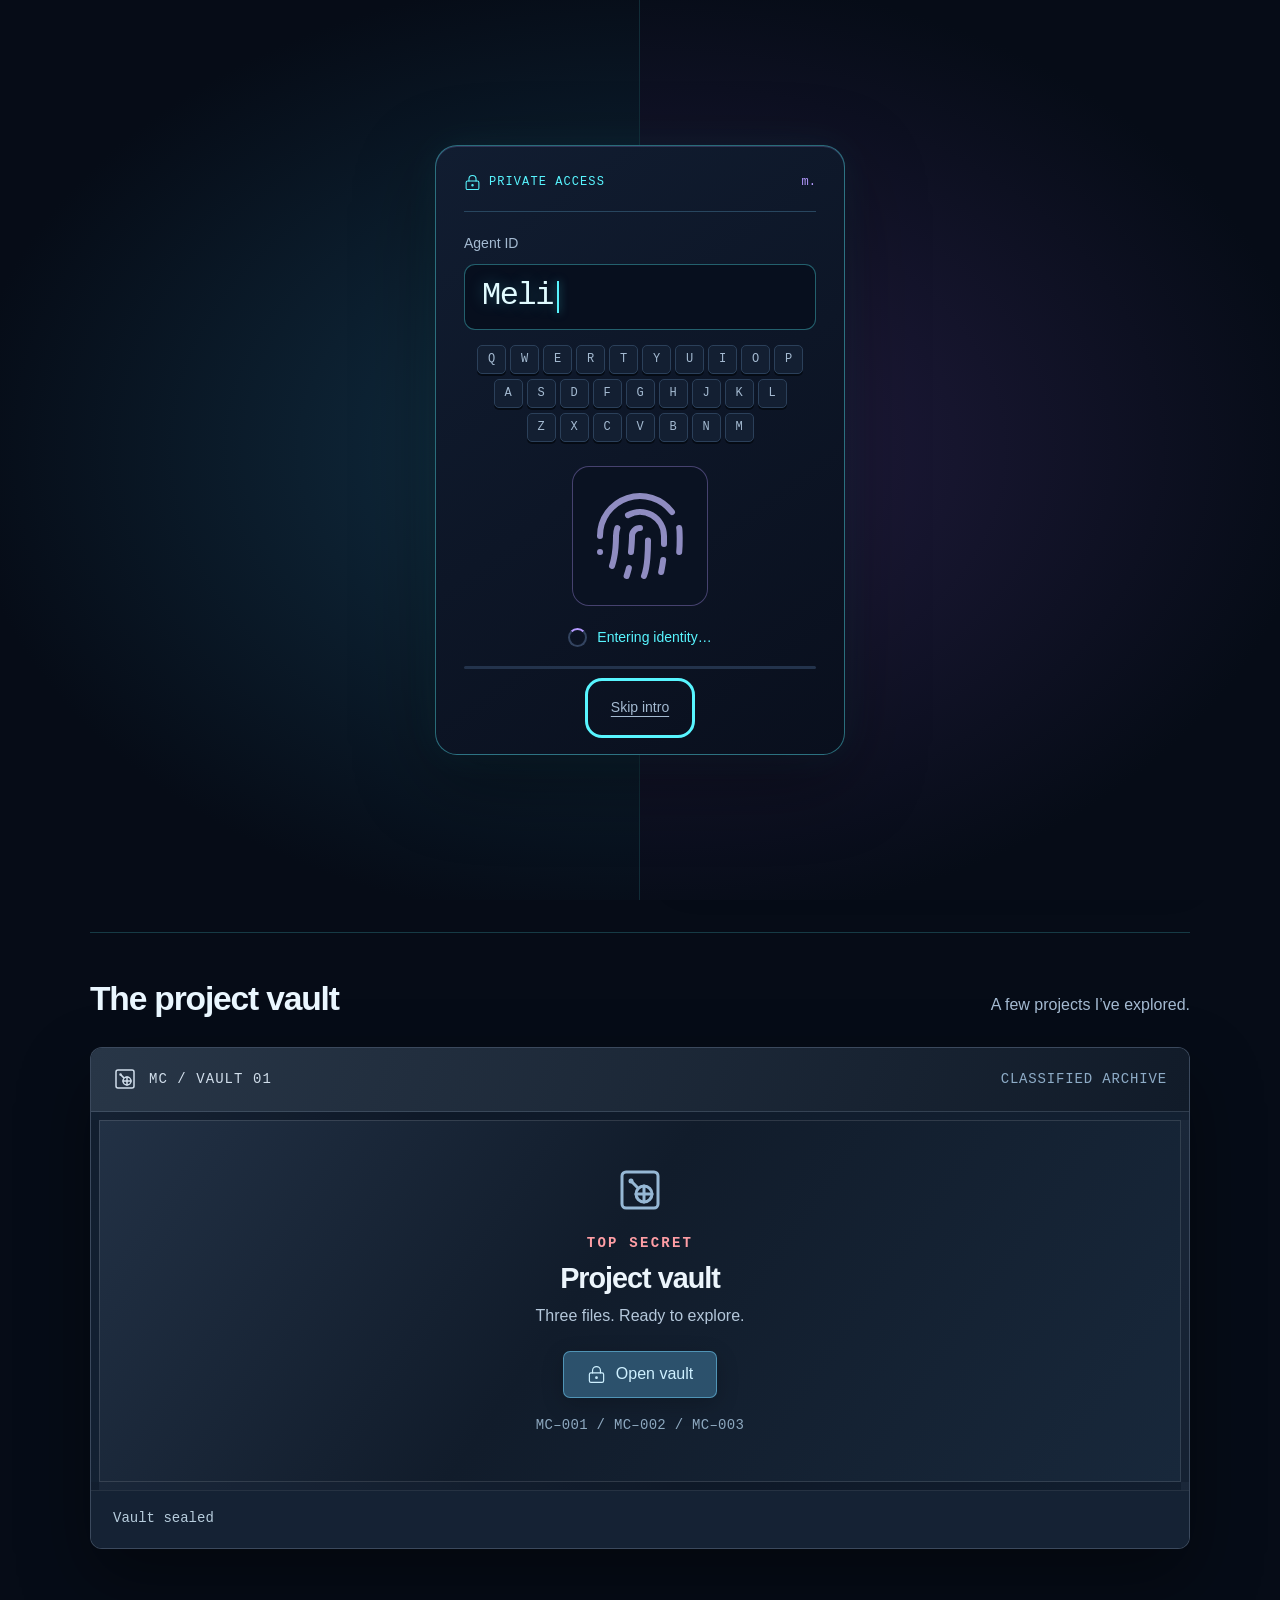
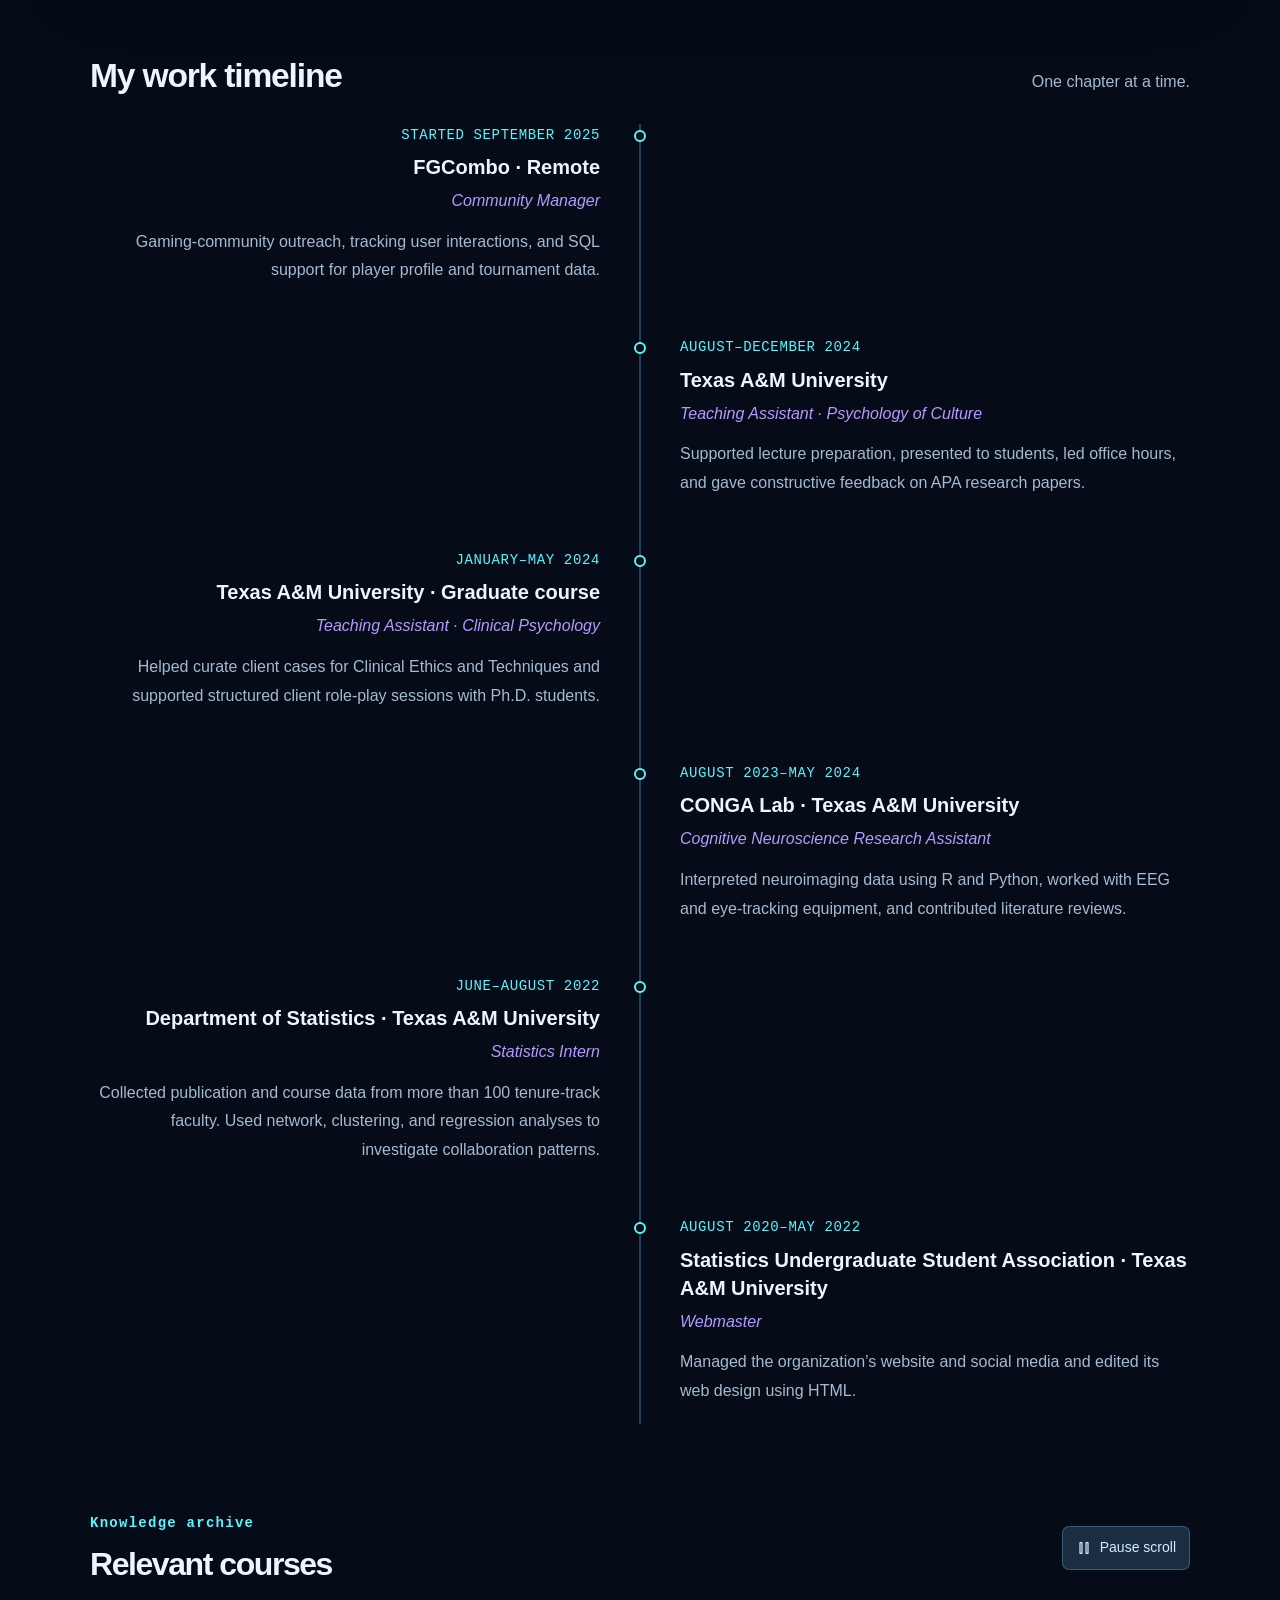
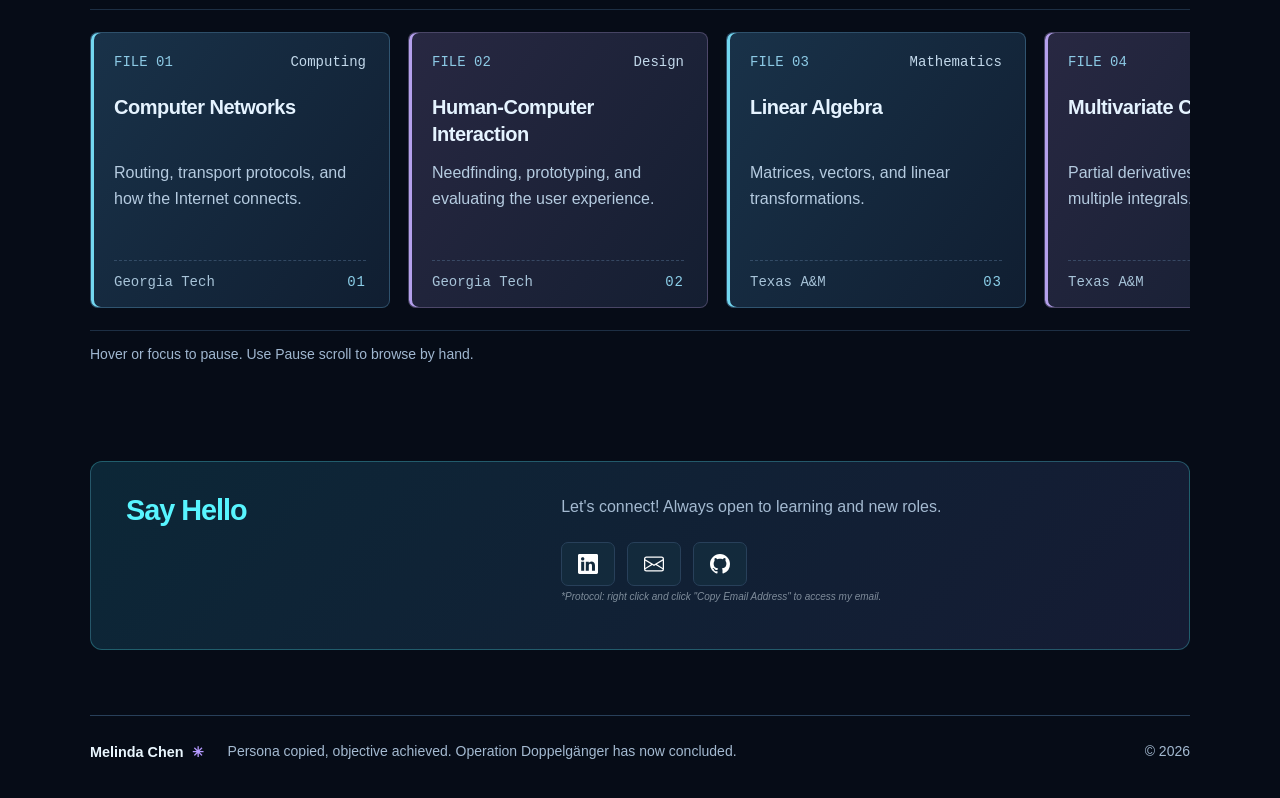
<file: index.html>
<!doctype html>
<html lang="en">
<head>
  <meta charset="utf-8">
  <meta name="viewport" content="width=device-width, initial-scale=1">
  <meta name="theme-color" content="#060c17">
  <title>Melinda Chen — CS + Psychology</title>
  <meta name="description" content="Melinda Chen’s personal portfolio: psychology, statistics, computer science, research, and creative curiosity.">
  <meta property="og:title" content="Melinda Chen">
  <meta property="og:description" content="Welcome! Explore my projects, experience, and creative interests.">
  <!-- <meta property="og:type" content="website"> -->
  <meta property="og:url" content="https://mec2401.github.io">
  <meta property="og:image"
        content="https://mec2401.github.io/assets/social preview.jpg">
  <meta property="og:image:alt"
        content="Preview of my portfolio when sending as text msg">
  <link rel="icon" type="image/svg+xml" href="data:image/svg+xml,%3Csvg xmlns='http://www.w3.org/2000/svg' viewBox='0 0 64 64'%3E%3Crect width='64' height='64' rx='32' fill='%23060c17'/%3E%3Cpath d='M15 44V20h5l12 17 12-17h5v24h-6V30L32 46 21 30v14z' fill='%2358f5ff'/%3E%3C/svg%3E">
  <link rel="stylesheet" href="styles.css">
</head>
<body>
  <dialog class="site-intro" id="site-intro" aria-labelledby="site-intro-label" hidden>
    <div class="intro-door intro-door-left" aria-hidden="true"></div>
    <div class="intro-door intro-door-right" aria-hidden="true"></div>
    <div class="intro-terminal">
      <h2 class="sr-only" id="site-intro-label">Entering Melinda’s website</h2>
      <div class="intro-terminal-heading" aria-hidden="true"><span><svg class="" xmlns="http://www.w3.org/2000/svg" viewBox="0 0 24 24" fill="none" stroke="currentColor" stroke-width="1.5" stroke-linecap="round" stroke-linejoin="round" aria-hidden="true"><circle cx="12" cy="16" r="1" /><rect x="3" y="10" width="18" height="12" rx="2" /><path d="M7 10V7a5 5 0 0 1 10 0v3" /></svg>PRIVATE ACCESS</span><small>m.</small></div>
      <div class="intro-identity" aria-hidden="true">
        <span class="intro-identity-label">Agent ID</span>
        <div class="intro-name-field"><span id="intro-typed-name"></span><span class="intro-caret"></span></div>
      </div>
      <div class="intro-keyboard" aria-hidden="true"><div class="intro-key-row"><kbd data-intro-key="Q">Q</kbd><kbd data-intro-key="W">W</kbd><kbd data-intro-key="E">E</kbd><kbd data-intro-key="R">R</kbd><kbd data-intro-key="T">T</kbd><kbd data-intro-key="Y">Y</kbd><kbd data-intro-key="U">U</kbd><kbd data-intro-key="I">I</kbd><kbd data-intro-key="O">O</kbd><kbd data-intro-key="P">P</kbd></div><div class="intro-key-row"><kbd data-intro-key="A">A</kbd><kbd data-intro-key="S">S</kbd><kbd data-intro-key="D">D</kbd><kbd data-intro-key="F">F</kbd><kbd data-intro-key="G">G</kbd><kbd data-intro-key="H">H</kbd><kbd data-intro-key="J">J</kbd><kbd data-intro-key="K">K</kbd><kbd data-intro-key="L">L</kbd></div><div class="intro-key-row"><kbd data-intro-key="Z">Z</kbd><kbd data-intro-key="X">X</kbd><kbd data-intro-key="C">C</kbd><kbd data-intro-key="V">V</kbd><kbd data-intro-key="B">B</kbd><kbd data-intro-key="N">N</kbd><kbd data-intro-key="M">M</kbd></div></div>
      <div class="intro-reader" aria-hidden="true"><svg class="intro-fingerprint" xmlns="http://www.w3.org/2000/svg" viewBox="0 0 24 24" fill="none" stroke="currentColor" stroke-width="1.5" stroke-linecap="round" stroke-linejoin="round" aria-hidden="true"><path d="M12 10a2 2 0 0 0-2 2c0 1.02-.1 2.51-.26 4" /><path d="M14 13.12c0 2.38 0 6.38-1 8.88" /><path d="M17.29 21.02c.12-.6.43-2.3.5-3.02" /><path d="M2 12a10 10 0 0 1 18-6" /><path d="M2 16h.01" /><path d="M21.8 16c.2-2 .131-5.354 0-6" /><path d="M5 19.5C5.5 18 6 15 6 12a6 6 0 0 1 .34-2" /><path d="M8.65 22c.21-.66.45-1.32.57-2" /><path d="M9 6.8a6 6 0 0 1 9 5.2v2" /></svg><span class="intro-scan-line"></span></div>
      <p class="intro-status"><span class="intro-loader" aria-hidden="true"></span><svg class="intro-check" xmlns="http://www.w3.org/2000/svg" viewBox="0 0 24 24" fill="none" stroke="currentColor" stroke-width="1.5" stroke-linecap="round" stroke-linejoin="round" aria-hidden="true"><path d="M20 6 9 17l-5-5" /></svg><span id="intro-status-text" role="status" aria-live="polite" aria-atomic="true">Entering identity…</span></p>
      <div class="intro-progress" aria-hidden="true"><span class="intro-progress-fill"></span></div>
      <button type="button" class="site-intro-skip" data-skip-intro autofocus>Skip intro</button>
    </div>
  </dialog>

  <a class="skip-link" href="#main">Skip to content</a>
  <header class="site-header wrap">
    <a class="wordmark" href="index.html" aria-label="Melinda Chen, home" aria-current="page"><span class="monogram" aria-hidden="true">m.</span><span>Melinda Chen</span></a><nav aria-label="Main navigation">
      <a href="index.html#off-the-clock">Off the clock</a>      
      <a href="index.html#work">Projects</a>
      <a href="index.html#timeline">Timeline</a>
      <a href="index.html#courses">Courses</a>
      <a href="index.html#contact">Contact</a>      
      <a href="resume.html" class="nav-resume">Résumé</a>
    </nav></header>
  <main id="main">
    <section class="hero wrap" id="home" aria-labelledby="hero-title">
      <div class="hero-copy">
        <p class="eyebrow intro-kicker">Operation Doppelgänger is now live.</p>
        <h1 id="hero-title">Howdy, I’m<br><em>Melinda.</em></h1>
        <p class="hero-intro">I’m a Georgia Tech computer science student with a background in psychology and statistics. I’m interested in people, data, and how things work.</p>
        <a class="button primary" href="#work">See my work</a><a class="button secondary" href="resume.html">My résumé</a>
        <p class="hero-meta">CS @ GaTech <span aria-hidden="true">/</span> hometown: Houston, Texas</p>
      </div>
      <div class="hero-art slideshow" id="off-the-clock" role="region" aria-roledescription="carousel" aria-labelledby="off-the-clock-title">
        <h2 class="slideshow-title" id="off-the-clock-title">Off the clock</h2>
        <div class="slides" id="creative-slides">
          <!--
          <figure class="slide" role="group" aria-roledescription="slide" aria-label="1 of 3">
            <div class="art-frame"><img src="assets/curiosity-collage.webp" alt="A blue ribbon connects a pressed flower, graph paper, and a pencil network sketch on ivory paper." width="1536" height="1024" fetchpriority="high"></div>
            <figcaption class="slide-description"><h3 class="slide-title">Daily lore</h3>
              <p class="slide-body">Long diary entries, tiny media lists, and a Hobonichi page that makes room for both.</p></figcaption>
          </figure>
          <figure class="slide" role="group" aria-roledescription="slide" aria-label="2 of 3" hidden>
            <div class="art-frame"><img src="assets/pattern-seeking.webp" alt="Graph-paper layers, a pencil network diagram, and a blue ribbon form a tactile editorial collage." width="1536" height="1024" loading="lazy"></div>
            <figcaption class="slide-description"><h3 class="slide-title">A little imperfect</h3>
              <p class="slide-body">Pottery painting, illustration, and the satisfaction of making something tangible.</p></figcaption>
          </figure>
          <figure class="slide" role="group" aria-roledescription="slide" aria-label="3 of 3" hidden>
            <div class="art-frame"><img src="assets/creative-color.webp" alt="Pressed blue petals and a blue ribbon mingle with yellow and orange-red paper on an ivory background." width="1536" height="1024" loading="lazy"></div>
            <figcaption class="slide-description"><h3 class="slide-title">Color &amp; character</h3>
              <p class="slide-body">Fashion, art, and imaginative stories. I’m drawn to things with a little personality.</p></figcaption>
          </figure>
        -->
        <figure class="slide" role="group" aria-roledescription="slide" aria-label="1 of 4">
          <div class="art-frame"><img src="assets/books.png" alt="pic of a book i was reading while waiting for car state inspection." width="1536" height="1024" fetchpriority="high"></div>
          <figcaption class="slide-description"><h3 class="slide-title">Reading</h3>
            <p class="slide-body">I love reading both fiction and nonfiction. My favorite books are: Why We Sleep by Matthew Walker, Outliers by Malcolm Gladwell, Hunger Games by Suzanne Collins, Brave New World by Aldous Huxley, and Atomic Habits by James Clear. Right now I’m reading Thinking, Fast and Slow by Daniel Kahneman, winner of Nobel Prize in Economics. Open to book recommendations!</p></figcaption>
        </figure>
        <figure class="slide" role="group" aria-roledescription="slide" aria-label="2 of 4" hidden>
          <div class="art-frame"><img src="assets/archery.png" alt="me doing archery in undergrad" width="1536" height="1024" loading="lazy"></div>
          <figcaption class="slide-description"><h3 class="slide-title">Sports &amp; Exercise</h3>
            <p class="slide-body">I had always considered myself an indoors person, but in college I fell in love with working out. (Shoutout to Coach Teri for encouraging me to prioritize exercise as part of my daily routine!) Ice skating. Inline skating. Archery. Boxing. Brazilian Jiu-Jitsu. Running. Pilates. Dance. Oh, and the occasional paddleboarding. I love trying new ways to stay fit. That’s me practicing with my recurve bow in the image above!</p></figcaption>
        </figure>
        <figure class="slide" role="group" aria-roledescription="slide" aria-label="3 of 4" hidden>
          <div class="art-frame">
            <img src="assets/watercolorart.png" 
            alt="watercolor painting of matcha latte made by yours truly" 
            width="1536" height="1024" 
            style="object-position: center 37%;"
            loading="lazy"></div>
          <figcaption class="slide-description"><h3 class="slide-title">Art</h3>
            <p class="slide-body">I won District Rodeo Art 2x for horse drawings in elementary school. Learned sketching/colored pencil in elementary school and acrylic painting in middle school. Currently learning watercolor…I actually painted that matcha latte recently in the image above.</p></figcaption>
        </figure>
        <figure class="slide" role="group" aria-roledescription="slide" aria-label="4 of 4" hidden>
          <div class="art-frame">
            <img src="assets/violin image from google.jpg" 
            alt="yes i do in fact play instruments" width="1536" height="1024" loading="lazy"></div>
          <figcaption class="slide-description"><h3 class="slide-title">Music</h3>
            <p class="slide-body">I played violin since I was 8 years old and piano since I was 10. My next conquest is vocal training. I want to learn how to sing!</p></figcaption>
        </figure>
        </div>
        <div class="slideshow-controls">
          <div class="slide-dots" aria-label="Choose a slide">
            <button type="button" class="slide-dot" data-slide="0" aria-label="Show slide 1: Reading" aria-current="true"></button><button type="button" class="slide-dot" data-slide="1" aria-label="Show slide 2: Sports &amp; Exercise"></button><button type="button" class="slide-dot" data-slide="2" aria-label="Show slide 3: Art"></button><button type = "button" class = "slide-dot" data-slide = "3" aria-label = "Show slide 4: Music"></button></div>
          <span class="slide-counter" aria-live="off">01 / 04</span>
          <div class="slide-navigation"><button type="button" data-action="previous" aria-label="Previous slide">Previous</button><button type="button" data-action="next" aria-label="Next slide">Next</button></div>
        </div>
        <div class="slideshow-playback"><button type="button" class="play-button" aria-pressed="false">Play slideshow</button><span class="sr-only slide-announcement" aria-live="polite" aria-atomic="true"></span></div>
        <noscript><p class="slideshow-no-script">Enable JavaScript to use the slideshow controls.</p></noscript>
      </div>
    </section>
    <section class="work-section wrap" id="work" aria-labelledby="work-title">
      <div class="section-heading"><h2 id="work-title">The project vault</h2><p>A few projects I’ve explored.</p></div>
      <div class="finder-window vault-window" id="project-vault" aria-label="Project vault">
        <div class="finder-titlebar vault-titlebar"><span class="vault-heading-icon"><svg class="vault-icon" xmlns="http://www.w3.org/2000/svg" viewBox="0 0 24 24" fill="none" stroke="currentColor" stroke-width="1.5" stroke-linecap="round" stroke-linejoin="round" aria-hidden="true"><rect width="18" height="18" x="3" y="3" rx="2"/><circle cx="7.5" cy="7.5" r=".5" fill="currentColor"/><path d="m7.9 7.9 2.7 2.7"/><circle cx="14" cy="14" r="4"/><path d="M14 10v8M10 14h8"/></svg><span>MC / VAULT 01</span></span><span class="vault-clearance">Classified archive</span></div>
        <div class="vault-interior">
          <div class="vault-content" id="vault-content"><div class="finder-path"><span>Melinda Chen</span><span aria-hidden="true">/</span><strong>Project dossiers</strong></div><div class="finder-files vault-files"><a class="finder-file dossier-file" href="#project-checkout" data-open-project="checkout" aria-haspopup="dialog"><span class="dossier-file-top"><span>MC–001</span><span class="dossier-stamp">Top secret</span></span><span class="dossier-file-name">Clearer checkout choices</span><span class="dossier-file-type">HCI · Individual project</span><span class="dossier-file-bottom"><span>Project dossier</span><span class="dossier-open">Open file</span></span></a><a class="finder-file dossier-file" href="#project-plant-care" data-open-project="plant-care" aria-haspopup="dialog"><span class="dossier-file-top"><span>MC–002</span><span class="dossier-stamp">Top secret</span></span><span class="dossier-file-name">Plant care</span><span class="dossier-file-type">HCI · Team project</span><span class="dossier-file-bottom"><span>Project dossier</span><span class="dossier-open">Open file</span></span></a><a class="finder-file dossier-file" href="#project-collaboration" data-open-project="collaboration" aria-haspopup="dialog"><span class="dossier-file-top"><span>MC–003</span><span class="dossier-stamp">Top secret</span></span><span class="dossier-file-name">Collaboration patterns</span><span class="dossier-file-type">Statistics · Research</span><span class="dossier-file-bottom"><span>Project dossier</span><span class="dossier-open">Open file</span></span></a></div></div>
          <div class="vault-gate" id="vault-gate" hidden>
            <span class="vault-gate-mark"><svg class="vault-icon" xmlns="http://www.w3.org/2000/svg" viewBox="0 0 24 24" fill="none" stroke="currentColor" stroke-width="1.5" stroke-linecap="round" stroke-linejoin="round" aria-hidden="true"><rect width="18" height="18" x="3" y="3" rx="2"/><circle cx="7.5" cy="7.5" r=".5" fill="currentColor"/><path d="m7.9 7.9 2.7 2.7"/><circle cx="14" cy="14" r="4"/><path d="M14 10v8M10 14h8"/></svg></span><span class="vault-classification">Top secret</span>
            <h3>Project vault</h3><p>Three files. Ready to explore.</p>
            <button type="button" class="vault-unlock" id="vault-unlock" aria-controls="vault-content" aria-expanded="false"><svg xmlns="http://www.w3.org/2000/svg" viewBox="0 0 24 24" fill="none" stroke="currentColor" stroke-width="1.5" stroke-linecap="round" stroke-linejoin="round" aria-hidden="true"><rect x="3" y="10" width="18" height="12" rx="2"/><path d="M7 10V7a5 5 0 0 1 10 0v3"/><circle cx="12" cy="16" r="1"/></svg><span id="vault-unlock-label">Open vault</span></button>
            <span class="vault-gate-code">MC–001 / MC–002 / MC–003</span>
          </div>
        </div>
        <div class="finder-status vault-status"><span id="vault-status-text" role="status" aria-live="polite">3 project dossiers</span><button type="button" class="vault-seal" id="vault-seal" hidden><svg xmlns="http://www.w3.org/2000/svg" viewBox="0 0 24 24" fill="none" stroke="currentColor" stroke-width="1.5" stroke-linecap="round" stroke-linejoin="round" aria-hidden="true"><rect x="3" y="10" width="18" height="12" rx="2"/><path d="M7 10V7a5 5 0 0 1 10 0v3"/><circle cx="12" cy="16" r="1"/></svg><span>Close vault</span></button><span class="vault-static-hint" id="vault-static-hint">Select a file to open</span></div>
      </div>
      <div class="project-dock" id="project-dock" hidden><button type="button" class="project-restore" id="project-restore"><svg xmlns="http://www.w3.org/2000/svg" viewBox="0 0 24 24" fill="none" stroke="currentColor" stroke-width="1.5" stroke-linecap="round" stroke-linejoin="round" aria-hidden="true"><rect x="3" y="10" width="18" height="12" rx="2"/><path d="M7 10V7a5 5 0 0 1 10 0v3"/><circle cx="12" cy="16" r="1"/></svg><span id="project-restore-label">Restore dossier</span></button></div>
      <div class="project-records"><article class="project-record" id="project-checkout">
          <div class="dossier-meta"><span>Case file MC–001</span><strong>Top secret</strong></div><div class="project-top"><span class="project-number">01</span><span class="project-type">HCI · Individual project</span></div>
          <h3 class="project-record-title">Clearer checkout choices</h3>
          <p class="project-description">An order and price assistant exploring how a bakery kiosk could help customers understand pack sizes, upgrades, and value.</p>
          <figure class="project-demo">
            <video controls playsinline preload="metadata">
              <source src="assets/bakery_kiosk_demo.mp4" type="video/mp4">
              <a href="assets/bakery_kiosk_demo.mp4">Download the demo</a>
            </video>
          
            <figcaption>
              A walkthrough of my prototype.
            </figcaption>
          </figure>
          <div class="detail-content"><h4>The question</h4><p>When someone changes an order, how can the interface make the pricing consequences easier to understand?</p><h4>The exploration</h4><p>I explored menu prompts, smart labels such as “Best value,” and an order-review screen. A five-to-six pack upgrade was one of the scenarios used to examine how customers compare options.</p><h4>The process</h4><p>The coursework included survey and interview needfinding, a heuristic evaluation, alternative prototypes, and evaluation planning.</p><p class="project-scope">Scope: an academic design exploration, rather than a launched retail product.</p></div>
        </article><article class="project-record" id="project-plant-care">
          <div class="dossier-meta"><span>Case file MC–002</span><strong>Top secret</strong></div><div class="project-top"><span class="project-number">02</span><span class="project-type">HCI · Team project</span></div>
          <h3 class="project-record-title">Plant care</h3>
          <p class="project-description">A team exploration of how people track plant growth, watering, and light—and how useful information can become a clear next action.</p>
          <figure class="project-demo">
            <video controls playsinline preload="metadata">
              <source src="assets/plant_demo.mp4" type="video/mp4">
              <a href="assets/plant_demo.mp4">Download the demo</a>
            </video>
          
            <figcaption>
              A walkthrough of my prototype.
            </figcaption>
          </figure>
          <div class="detail-content"><h4>The question</h4><p>How can plant-care tools help people understand what their plants need without making care feel complicated?</p><h4>The exploration</h4><p>The team considered plant-stage identification, watering and light information, care history, weather context, and actionable tasks.</p><h4>The process</h4><p>Our needfinding plan combined surveys, interviews, and an apprenticeship approach. The work also considered outdoor gardens alongside indoor plants.</p><p class="project-scope">Scope: a collaborative academic project; the description reflects the team’s shared exploration.</p></div>
        </article><article class="project-record" id="project-collaboration">
          <div class="dossier-meta"><span>Case file MC–003</span><strong>Top secret</strong></div><div class="project-top"><span class="project-number">03</span><span class="project-type">Statistics · Research</span></div>
          <h3 class="project-record-title">Collaboration patterns</h3>
          <p class="project-description">Research into how faculty rank, university location, and research interests relate to collaboration.</p>
          <div class="detail-content"><h4>The question</h4><p>Which characteristics might help explain how faculty members collaborate?</p><h4>The work</h4><p>During my internship with Texas A&amp;M’s Department of Statistics, I collected research publication and course information from more than 100 tenure-track faculty.</p><h4>The methods</h4><p>I used R for network, clustering, and regression analyses to investigate collaboration patterns.</p><p class="project-scope">Scope: undergraduate research experience, June–August 2022.</p></div>
        </article></div>
      <dialog class="project-window dossier-window" id="project-window" aria-labelledby="project-window-title" hidden>
        <div class="project-window-bar" id="project-window-bar"><div class="window-controls"><button type="button" class="window-control light-close" data-window-action="close" aria-label="Close project" title="Close"><svg class="" xmlns="http://www.w3.org/2000/svg" viewBox="0 0 24 24" fill="none" stroke="currentColor" stroke-width="1.5" stroke-linecap="round" stroke-linejoin="round" aria-hidden="true"><path d="m18 6-12 12M6 6l12 12"/></svg></button><button type="button" class="window-control light-minimize" data-window-action="minimize" aria-label="Minimize project" title="Minimize"><svg class="" xmlns="http://www.w3.org/2000/svg" viewBox="0 0 24 24" fill="none" stroke="currentColor" stroke-width="1.5" stroke-linecap="round" stroke-linejoin="round" aria-hidden="true"><path d="M5 12h14"/></svg></button><button type="button" class="window-control light-expand" data-window-action="expand" aria-label="Expand project" aria-pressed="false" title="Expand"><svg class="" xmlns="http://www.w3.org/2000/svg" viewBox="0 0 24 24" fill="none" stroke="currentColor" stroke-width="1.5" stroke-linecap="round" stroke-linejoin="round" aria-hidden="true"><path d="M8 3H5a2 2 0 0 0-2 2v3M16 3h3a2 2 0 0 1 2 2v3M21 16v3a2 2 0 0 1-2 2h-3M8 21H5a2 2 0 0 1-2-2v-3"/></svg></button></div><span id="project-window-title">Classified dossier</span><span class="project-window-kind">Classified dossier</span></div>
        <div class="project-window-body" id="project-window-body" tabindex="0"></div>
        <div class="project-window-footer"><span>Melinda Chen</span><button type="button" data-window-action="close">Return to vault</button></div>
      </dialog>
    </section>
    <section class="experience-section wrap" id="timeline" aria-labelledby="experience-title"><div class="section-heading"><h2 id="experience-title">My work timeline</h2><p>One chapter at a time.</p></div>
      <div class="timeline-track" id="timeline-track">
        <div class="timeline-rail" aria-hidden="true"><span class="timeline-fill"></span></div>
      <ol class="work-timeline">
        <li class="timeline-entry timeline-left">
          <span class="timeline-dot" aria-hidden="true"></span>
          <div class="timeline-copy"><p class="timeline-date">Started September 2025</p><h3 class="timeline-company">FGCombo · Remote</h3><p class="timeline-job">Community Manager</p><p class="timeline-summary">Gaming-community outreach, tracking user interactions, and SQL support for player profile and tournament data.</p></div>
        </li>
        <li class="timeline-entry timeline-right">
          <span class="timeline-dot" aria-hidden="true"></span>
          <div class="timeline-copy"><p class="timeline-date"><time datetime="2024-08">August</time>–<time datetime="2024-12">December 2024</time></p><h3 class="timeline-company">Texas A&amp;M University</h3><p class="timeline-job">Teaching Assistant · Psychology of Culture</p><p class="timeline-summary">Supported lecture preparation, presented to students, led office hours, and gave constructive feedback on APA research papers.</p></div>
        </li>
        <li class="timeline-entry timeline-left">
          <span class="timeline-dot" aria-hidden="true"></span>
          <div class="timeline-copy"><p class="timeline-date"><time datetime="2024-01">January</time>–<time datetime="2024-05">May 2024</time></p><h3 class="timeline-company">Texas A&amp;M University · Graduate course</h3><p class="timeline-job">Teaching Assistant · Clinical Psychology</p><p class="timeline-summary">Helped curate client cases for Clinical Ethics and Techniques and supported structured client role-play sessions with Ph.D. students.</p></div>
        </li>
        <li class="timeline-entry timeline-right">
          <span class="timeline-dot" aria-hidden="true"></span>
          <div class="timeline-copy"><p class="timeline-date"><time datetime="2023-08">August 2023</time>–<time datetime="2024-05">May 2024</time></p><h3 class="timeline-company">CONGA Lab · Texas A&amp;M University</h3><p class="timeline-job">Cognitive Neuroscience Research Assistant</p><p class="timeline-summary">Interpreted neuroimaging data using R and Python, worked with EEG and eye-tracking equipment, and contributed literature reviews.</p></div>
        </li>
        <li class="timeline-entry timeline-left">
          <span class="timeline-dot" aria-hidden="true"></span>
          <div class="timeline-copy"><p class="timeline-date"><time datetime="2022-06">June</time>–<time datetime="2022-08">August 2022</time></p><h3 class="timeline-company">Department of Statistics · Texas A&amp;M University</h3><p class="timeline-job">Statistics Intern</p><p class="timeline-summary">Collected publication and course data from more than 100 tenure-track faculty. Used network, clustering, and regression analyses to investigate collaboration patterns.</p></div>
        </li>
        <li class="timeline-entry timeline-right">
          <span class="timeline-dot" aria-hidden="true"></span>
          <div class="timeline-copy"><p class="timeline-date"><time datetime="2020-08">August 2020</time>–<time datetime="2022-05">May 2022</time></p><h3 class="timeline-company">Statistics Undergraduate Student Association · Texas A&amp;M University</h3><p class="timeline-job">Webmaster</p><p class="timeline-summary">Managed the organization’s website and social media and edited its web design using HTML.</p></div>
        </li>
      </ol>
      </div>
    </section>
<!--
    <section class="learning-section wrap" aria-labelledby="learning-title"><div class="learning-label"><p class="eyebrow">The next chapter</p><span class="chapter-number" aria-hidden="true">&amp;</span></div><div><h2 id="learning-title">Learning the systems<br>behind the experience.</h2><p>Alongside research and design, I’m building my understanding of computer networks, operating systems, algorithms, and Python. I like taking a complicated idea apart until the moving pieces make sense.</p><div class="learning-topics"><span>Computer networks</span><span>Operating systems</span><span>Algorithms</span></div></div></section>
-->
    <section class="courses-section wrap" id="courses" aria-labelledby="courses-title">
      <div class="courses-heading"><div><p class="eyebrow courses-eyebrow">Knowledge archive</p><h2 id="courses-title">Relevant courses</h2></div><button type="button" class="course-playback" id="course-playback" aria-controls="course-ticker" aria-pressed="false" hidden><svg xmlns="http://www.w3.org/2000/svg" viewBox="0 0 24 24" fill="none" stroke="currentColor" stroke-width="1.8" stroke-linecap="round" stroke-linejoin="round" aria-hidden="true"><path class="course-pause-icon" d="M9 4H6v16h3zM18 4h-3v16h3z"/><path class="course-play-icon" d="m7 4 14 8-14 8z"/></svg><span>Pause scroll</span></button></div>
      <div class="course-ticker" id="course-ticker" tabindex="0" role="region" aria-labelledby="courses-title" aria-describedby="courses-scroll-help">
        <div class="course-track" id="course-track">
          <ul class="course-group" id="course-group">
                <li class="course-file"><div class="course-file-label"><span>FILE 01</span><span>Computing</span></div><h3>Computer Networks</h3><p>Routing, transport protocols, and how the Internet connects.</p><div class="course-file-footer"><span>Georgia Tech</span><span class="course-file-number" aria-hidden="true">01</span></div></li>
                <li class="course-file"><div class="course-file-label"><span>FILE 02</span><span>Design</span></div><h3>Human-Computer Interaction</h3><p>Needfinding, prototyping, and evaluating the user experience.</p><div class="course-file-footer"><span>Georgia Tech</span><span class="course-file-number" aria-hidden="true">02</span></div></li>
                <li class="course-file"><div class="course-file-label"><span>FILE 03</span><span>Mathematics</span></div><h3>Linear Algebra</h3><p>Matrices, vectors, and linear transformations.</p><div class="course-file-footer"><span>Texas A&M</span><span class="course-file-number" aria-hidden="true">03</span></div></li>
                <li class="course-file"><div class="course-file-label"><span>FILE 04</span><span>Mathematics</span></div><h3>Multivariate Calculus</h3><p>Partial derivatives, gradients, and multiple integrals.</p><div class="course-file-footer"><span>Texas A&M</span><span class="course-file-number" aria-hidden="true">04</span></div></li>
                <li class="course-file"><div class="course-file-label"><span>FILE 05</span><span>Computing</span></div><h3>Data Science</h3><p>Python, SQL, Pandas, NumPy.</p><div class="course-file-footer"><span>Texas A&M</span><span class="course-file-number" aria-hidden="true">05</span></div></li>
                <li class="course-file"><div class="course-file-label"><span>FILE 06</span><span>Computing</span></div><h3>Intro to Operating Systems</h3><p>Process/memory management, abstraction/arbitration, socket coding.</p><div class="course-file-footer"><span>Georgia Tech</span><span class="course-file-number" aria-hidden="true">06</span></div></li>
                <li class="course-file"><div class="course-file-label"><span>FILE 07</span><span>Statistics</span></div><h3>Statistical Computing</h3><p>Using R and Markdown to analyze regression models.</p><div class="course-file-footer"><span>Texas A&M</span><span class="course-file-number" aria-hidden="true">07</span></div></li>
                <li class="course-file"><div class="course-file-label"><span>FILE 08</span><span>Psychology</span></div><h3>Organizational (I/O) Psychology</h3><p>Exploring behavior in organizational settings (workplace, management, teamwork).</p><div class="course-file-footer"><span>Texas A&M</span><span class="course-file-number" aria-hidden="true">08</span></div></li>
                <li class="course-file"><div class="course-file-label"><span>FILE 09</span><span>Neuroscience</span></div><h3>Neuroscience of Learning and Memory</h3><p>How brain systems support adaptive behavior and memory formation.</p><div class="course-file-footer"><span>Texas A&M</span><span class="course-file-number" aria-hidden="true">04</span></div></li>
          </ul>
        </div>
      </div>
      <p class="courses-scroll-help" id="courses-scroll-help">Hover or focus to pause. Use Pause scroll to browse by hand.</p>
    </section>
    <!--
    <section class="contact-section wrap" id="contact" aria-labelledby="contact-title"><div class="contact-grid"><h2 id="contact-title">Say hello</h2><div><p>Let's connect! Always open to learning and new roles.</p><a class="button primary" href="mailto:mchen784@gatech.edu">Email Melinda</a><a class="email-text" href="mailto:mchen784@gatech.edu">mchen784@gatech.edu</a></div></div></section>
    -->
    <section class="contact-section wrap" id="contact" aria-labelledby="contact-title"><div class="contact-grid"><h2 id="contact-title">Say Hello</h2><div><p>Let's connect! Always open to learning and new roles.</p>
      <div class="social-links">
        
        <a class="social-link"
           href="https://www.linkedin.com/in/melinda-chen/"
           target="_blank"
           rel="noopener noreferrer">
          <img src="assets/linkedin.svg" alt="">
          <!-- <span>LinkedIn</span> -->
        </a>
      
        <a class="social-link" href="mailto:mchen784@gatech.edu">
          <img src="assets/envelope.svg" alt="">
          <!-- <span>Email</span> -->
        </a>

        <a class="social-link"
           href="https://github.com/mec2401"
           target="_blank"
           rel="noopener noreferrer">
          <img src="assets/github.svg" alt="">
          <!-- <span>GitHub</span> -->
        </a>

      </div>          
      <i><p style="font-size: 12px; opacity: 0.5;"><small>*Protocol: right click and click "Copy Email Address" to access my email.</small></p></i>

    </div></div></section>
    
  </main>
  <footer class="site-footer wrap"><a class="footer-name" href="index.html">Melinda Chen<span aria-hidden="true"> ✳</span></a><p>Persona copied, objective achieved. Operation Doppelgänger has now concluded. </p><span>© 2026</span></footer>
  <script src="slideshow.js" defer></script>
  <script src="site.js" defer></script>
</body>
</html>
</file>
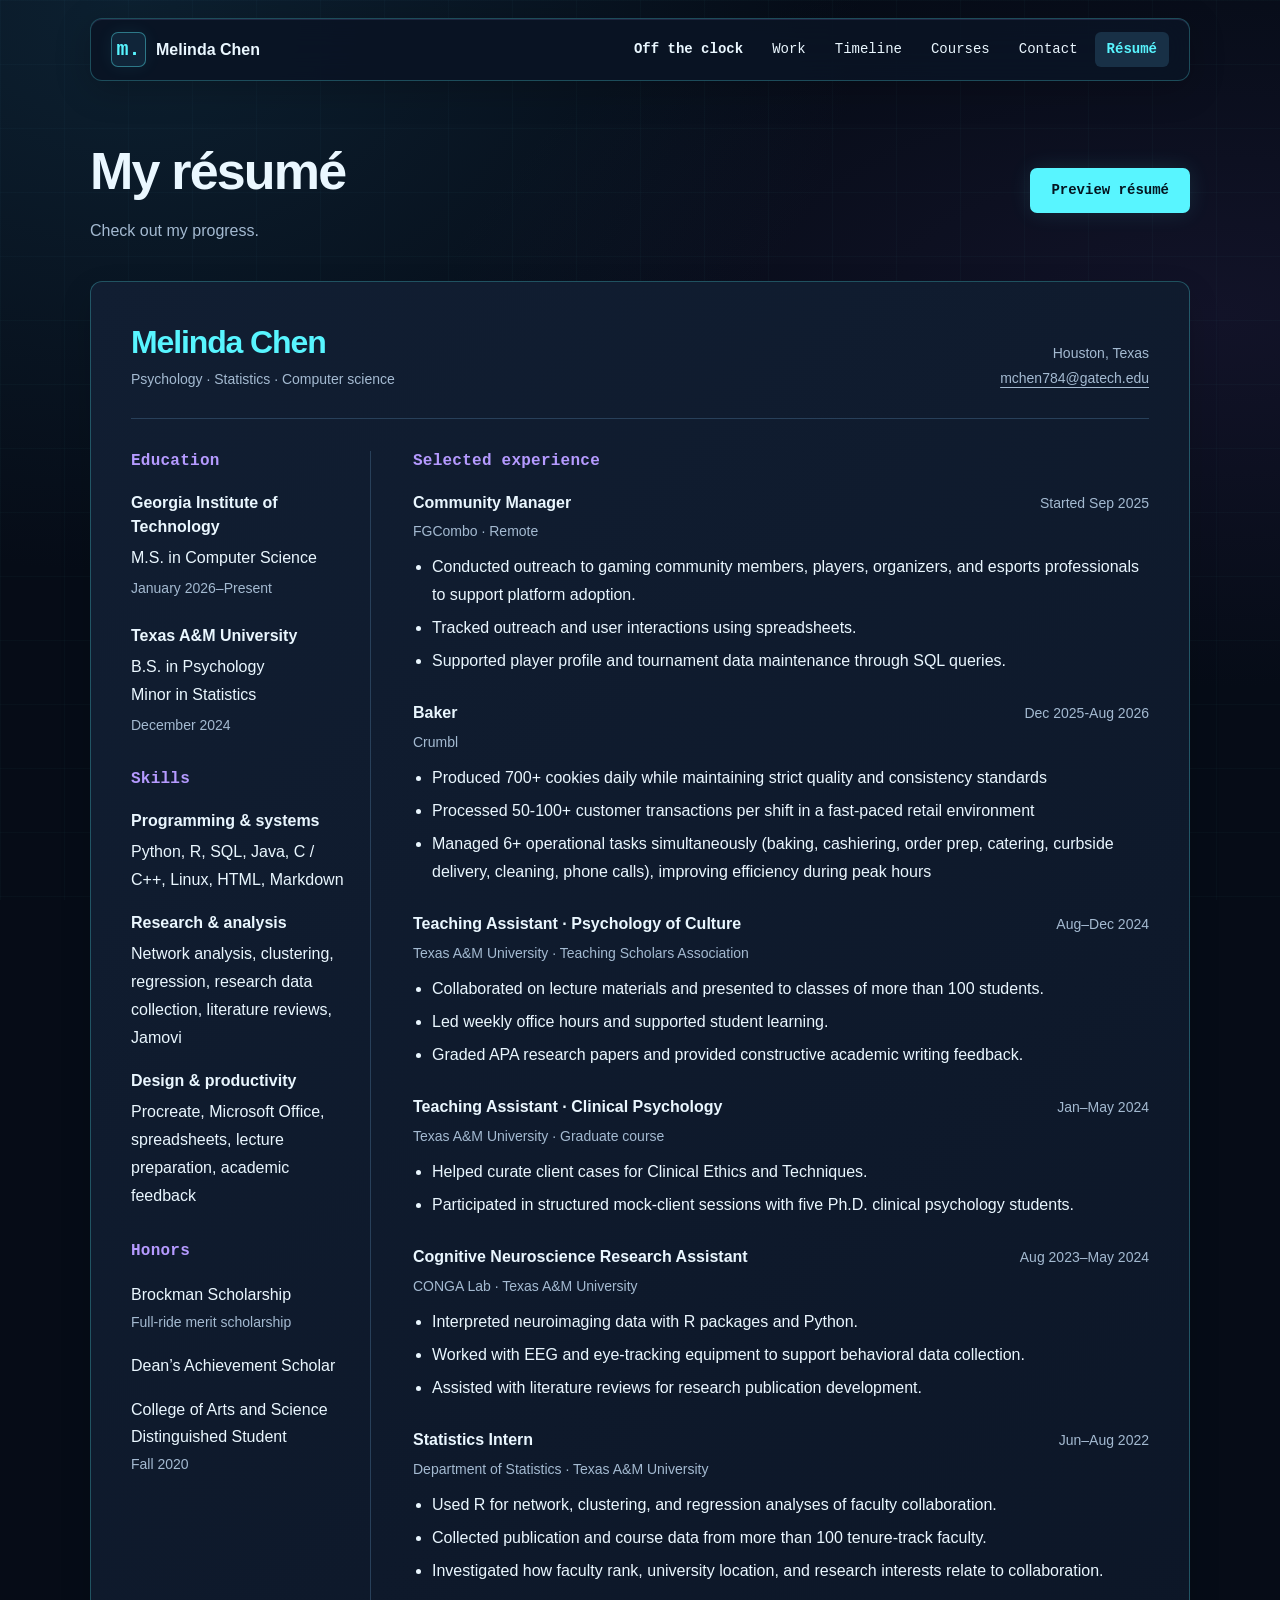
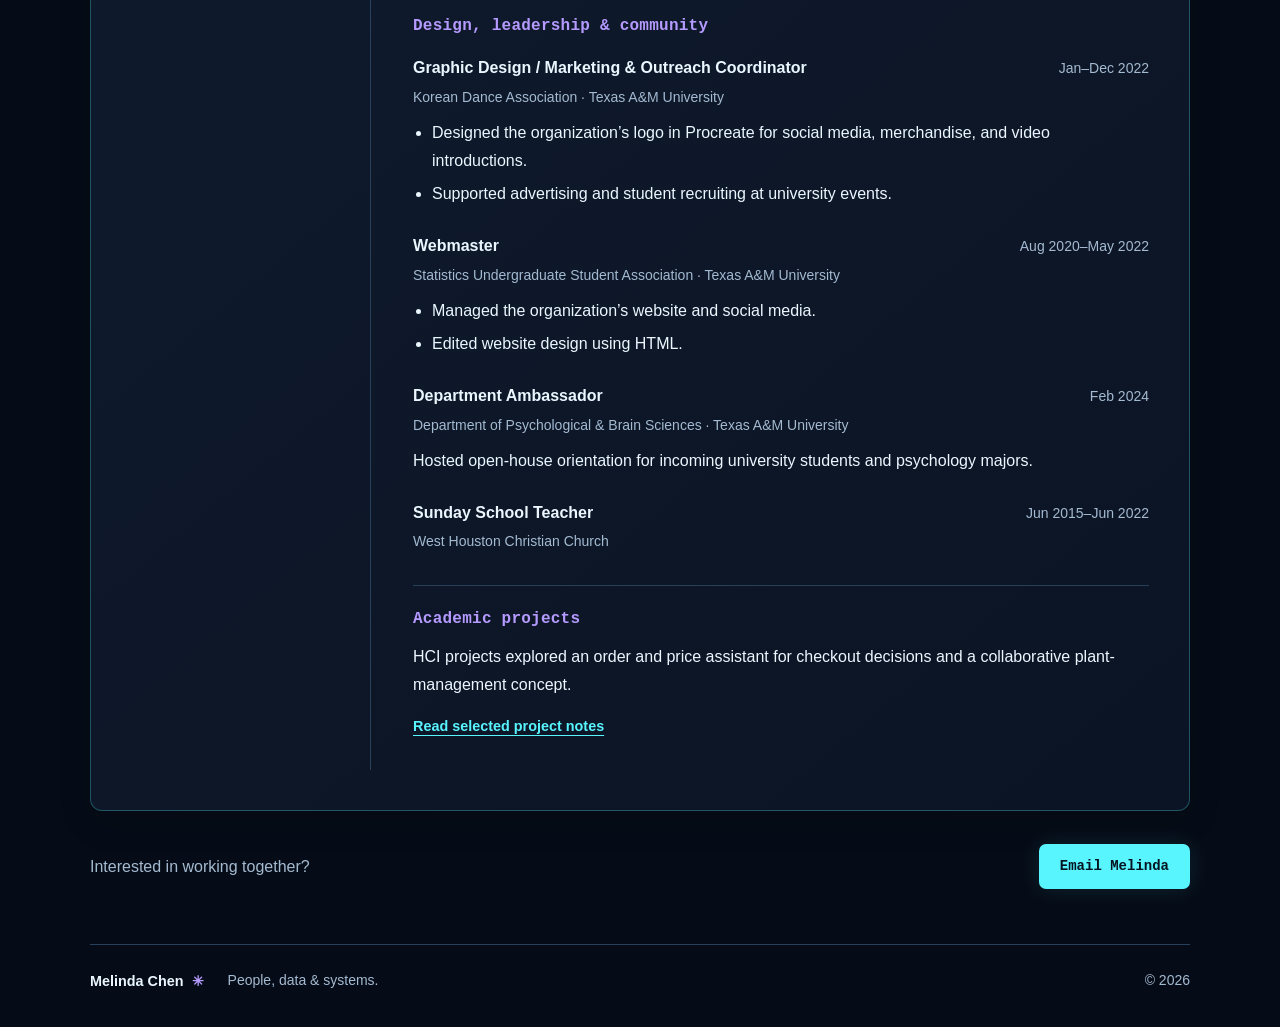
<file: resume.html>
<!doctype html>
<html lang="en">
<head>
  <meta charset="utf-8">
  <meta name="viewport" content="width=device-width, initial-scale=1">
  <meta name="theme-color" content="#060c17">
  <title>Résumé — Melinda Chen</title>
  <meta name="description" content="Education, skills, research, teaching, community, and design experience from Melinda Chen.">
  <meta property="og:title" content="Résumé — Melinda Chen">
  <meta property="og:description" content="Education, skills, research, teaching, community, and design experience from Melinda Chen.">
  <meta property="og:type" content="website">
  <link rel="icon" type="image/svg+xml" href="data:image/svg+xml,%3Csvg xmlns='http://www.w3.org/2000/svg' viewBox='0 0 64 64'%3E%3Crect width='64' height='64' rx='32' fill='%23060c17'/%3E%3Cpath d='M15 44V20h5l12 17 12-17h5v24h-6V30L32 46 21 30v14z' fill='%2358f5ff'/%3E%3C/svg%3E">
  <link rel="stylesheet" href="styles.css">
</head>

<body class="page-resume">
<a class="skip-link" href="#main">Skip to content</a>
<header class="site-header wrap">
  <a class="wordmark" href="index.html" aria-label="Melinda Chen, home"><span class="monogram" aria-hidden="true">m.</span><span>Melinda Chen</span></a><nav aria-label="Main navigation">
    <a href="index.html#off-the-clock">Off the clock</a>    
    <a href="index.html#work">Work</a>
    <a href="index.html#timeline">Timeline</a>
    <a href="index.html#courses">Courses</a>
    <a href="index.html#contact">Contact</a>
    <a href="resume.html" class="nav-resume" aria-current="page">Résumé</a>
  </nav></header>
<main id="main">
  <section class="page-intro wrap resume-intro"
         aria-labelledby="resume-title">
  <div>
    <h1 id="resume-title">My résumé</h1>
    <p class="page-description">Check out my progress.</p>
  </div>

  <div class="page-actions">
    <!-- <a class="text-link" href="mailto:mchen784@gatech.edu">
      mchen784@gatech.edu
    </a> -->
    <a 
      class="button primary"
      href="assets/resume_mchen.pdf"
      target="_blank"
      rel="noopener"
    >
      Preview résumé
    </a>
  </div>
</section>

<!-- <section class="wrap" aria-label="Résumé PDF preview"
         style="margin-top: 24px; margin-bottom: 40px;">
  <iframe
    src="assets/resume_mchen.pdf"
    title="Melinda Chen’s résumé"
    style="display: block; width: 100%; height: 85vh;
           border: 0; border-radius: 12px; background: white;"
  ></iframe>

  <p>
    <a class="text-link"
       href="assets/resume_mchen.pdf"
       target="_blank"
       rel="noopener">
      Open PDF in a new tab
    </a>
  </p>
</section> -->

<!-- <section class="page-intro wrap resume-intro" aria-labelledby="resume-title"><div><h1 id="resume-title">My résumé</h1><p class="page-description">Check out my progress.</p></div><div class="page-actions">
  
    <!-- this line below is for print resume from built-in html page -->
    <!-- <button type="button" class="button primary" data-print-resume>Print résumé</button><a class="text-link" href="mailto:mchen784@gatech.edu">mchen784@gatech.edu</a></div></section> -->
    <!-- <button
    type="button"
    class="button primary"
    onclick="document.getElementById('resume-preview').showModal()"
    >
    Preview résumé
    </button>
      <dialog
        id="resume-preview"
        aria-label="Résumé preview"
        style="width: min(900px, 92vw); padding: 20px; border: 0;
              border-radius: 16px; background: #101827; color: white;"
      >
        <form method="dialog" style="text-align: right; margin-bottom: 12px;">
          <button type="submit" class="button" autofocus>Close</button>
        </form>

        <iframe
          src="assets/resume_mchen.pdf"
          title="Melinda Chen’s résumé"
          style="display: block; width: 100%; height: 65vh;
                border: 0; background: white;"
        ></iframe>

        <p>
          <a class="text-link"
            href="assets/resume_mchen.pdf"
            target="_blank"
            rel="noopener">
            Open PDF in a new tab
          </a>
        </p>
      </dialog>
      <section class="wrap" aria-label="Résumé PDF preview"
      style="margin-top: 24px; margin-bottom: 40px;">  -->
  
<!--******* built-in preview of resume on html page ***********-->
<!-- <iframe
src="assets/resume_mchen.pdf"
title="Melinda Chen’s résumé"
style="display: block; width: 100%; height: 85vh;
      border: 0; border-radius: 12px; background: white;"
></iframe>

<p>
<a class="text-link"
  href="assets/resume_mchen.pdf"
  target="_blank"
  rel="noopener">
 Open PDF in a new tab
</a>
</p>
</section> -->

  <div class="wrap resume-sheet"><header class="resume-document-heading"><div><h2>Melinda Chen</h2><p>Psychology · Statistics · Computer science</p></div><p>Houston, Texas<br><a href="mailto:mchen784@gatech.edu">mchen784@gatech.edu</a></p></header>
<div class="resume-grid"><aside class="resume-sidebar" aria-label="Education and qualifications">
<section aria-labelledby="resume-education"><h3 id="resume-education">Education</h3><div class="resume-school"><h4>Georgia Institute of Technology</h4><p>M.S. in Computer Science</p><p class="resume-muted">January 2026–Present</p></div><div class="resume-school"><h4>Texas A&amp;M University</h4><p>B.S. in Psychology<br>Minor in Statistics</p><p class="resume-muted">December 2024</p></div></section>
<section aria-labelledby="resume-skills"><h3 id="resume-skills">Skills</h3><h4>Programming &amp; systems</h4><p>Python, R, SQL, Java, C / C++, Linux, HTML, Markdown</p><h4>Research &amp; analysis</h4><p>Network analysis, clustering, regression, research data collection, literature reviews, Jamovi</p><h4>Design &amp; productivity</h4><p>Procreate, Microsoft Office, spreadsheets, lecture preparation, academic feedback</p></section>
<section aria-labelledby="resume-honors"><h3 id="resume-honors">Honors</h3><ul class="resume-plain-list"><li>Brockman Scholarship<span>Full-ride merit scholarship</span></li><li>Dean’s Achievement Scholar</li><li>College of Arts and Science Distinguished Student<span>Fall 2020</span></li></ul></section>
</aside><div class="resume-main">
<section aria-labelledby="resume-experience"><h3 id="resume-experience">Selected experience</h3>
<article class="resume-job"><div class="resume-job-heading"><h4>Community Manager</h4><span>Started Sep 2025</span></div><p class="resume-organization">FGCombo · Remote</p><ul><li>Conducted outreach to gaming community members, players, organizers, and esports professionals to support platform adoption.</li><li>Tracked outreach and user interactions using spreadsheets.</li><li>Supported player profile and tournament data maintenance through SQL queries.</li></ul></article>
<article class="resume-job"><div class="resume-job-heading"><h4>Baker</h4><span>Dec 2025-Aug 2026</span></div><p class="resume-organization">Crumbl</p><ul><li>Produced 700+ cookies daily while maintaining strict quality and consistency standards</li><li>Processed 50-100+ customer transactions per shift in a fast-paced retail environment</li><li>Managed 6+ operational tasks simultaneously (baking, cashiering, order prep, catering, curbside delivery, cleaning,
  phone calls), improving efficiency during peak hours</li></ul></article>
<article class="resume-job"><div class="resume-job-heading"><h4>Teaching Assistant · Psychology of Culture</h4><span>Aug–Dec 2024</span></div><p class="resume-organization">Texas A&amp;M University · Teaching Scholars Association</p><ul><li>Collaborated on lecture materials and presented to classes of more than 100 students.</li><li>Led weekly office hours and supported student learning.</li><li>Graded APA research papers and provided constructive academic writing feedback.</li></ul></article>
<article class="resume-job"><div class="resume-job-heading"><h4>Teaching Assistant · Clinical Psychology</h4><span>Jan–May 2024</span></div><p class="resume-organization">Texas A&amp;M University · Graduate course</p><ul><li>Helped curate client cases for Clinical Ethics and Techniques.</li><li>Participated in structured mock-client sessions with five Ph.D. clinical psychology students.</li></ul></article>
<article class="resume-job"><div class="resume-job-heading"><h4>Cognitive Neuroscience Research Assistant</h4><span>Aug 2023–May 2024</span></div><p class="resume-organization">CONGA Lab · Texas A&amp;M University</p><ul><li>Interpreted neuroimaging data with R packages and Python.</li><li>Worked with EEG and eye-tracking equipment to support behavioral data collection.</li><li>Assisted with literature reviews for research publication development.</li></ul></article>
<article class="resume-job"><div class="resume-job-heading"><h4>Statistics Intern</h4><span>Jun–Aug 2022</span></div><p class="resume-organization">Department of Statistics · Texas A&amp;M University</p><ul><li>Used R for network, clustering, and regression analyses of faculty collaboration.</li><li>Collected publication and course data from more than 100 tenure-track faculty.</li><li>Investigated how faculty rank, university location, and research interests relate to collaboration.</li></ul></article>
</section>
<section aria-labelledby="resume-leadership"><h3 id="resume-leadership">Design, leadership &amp; community</h3>
<article class="resume-job"><div class="resume-job-heading"><h4>Graphic Design / Marketing &amp; Outreach Coordinator</h4><span>Jan–Dec 2022</span></div><p class="resume-organization">Korean Dance Association · Texas A&amp;M University</p><ul><li>Designed the organization’s logo in Procreate for social media, merchandise, and video introductions.</li><li>Supported advertising and student recruiting at university events.</li></ul></article>
<article class="resume-job"><div class="resume-job-heading"><h4>Webmaster</h4><span>Aug 2020–May 2022</span></div><p class="resume-organization">Statistics Undergraduate Student Association · Texas A&amp;M University</p><ul><li>Managed the organization’s website and social media.</li><li>Edited website design using HTML.</li></ul></article>
<article class="resume-job"><div class="resume-job-heading"><h4>Department Ambassador</h4><span>Feb 2024</span></div><p class="resume-organization">Department of Psychological &amp; Brain Sciences · Texas A&amp;M University</p><p>Hosted open-house orientation for incoming university students and psychology majors.</p></article>
<article class="resume-job"><div class="resume-job-heading"><h4>Sunday School Teacher</h4><span>Jun 2015–Jun 2022</span></div><p class="resume-organization">West Houston Christian Church</p></article>
</section>
<section class="resume-project-reference" aria-labelledby="resume-projects"><h3 id="resume-projects">Academic projects</h3><p>HCI projects explored an order and price assistant for checkout decisions and a collaborative plant-management concept.</p><a class="text-link" href="index.html#work">Read selected project notes</a></section>
</div></div></div>
<section class="page-bottom wrap"><p>Interested in working together?</p><a class="button primary" href="mailto:mchen784@gatech.edu">Email Melinda</a></section>
</main>
<footer class="site-footer wrap"><a class="footer-name" href="index.html">Melinda Chen<span aria-hidden="true"> ✳</span></a><p>People, data &amp; systems.</p><span>© 2026</span></footer>
<script src="site.js" defer></script>
</body>
</html>
</file>
<file: styles.css>
@charset "UTF-8";
:root{--paper:#f1f7ff;--white:#ffffff;--ink:#244366;--muted:#506882;--blue:#32699d;--blue-dark:#22527e;--soft:#e2efff;--line:#ccdef3;--serif:Georgia,'Times New Roman',serif;--sans:'Avenir Next','Trebuchet MS',Arial,sans-serif}
*{box-sizing:border-box}html{scroll-behavior:smooth;scroll-padding-top:110px}body{margin:0;background:var(--paper);color:var(--ink);font-family:var(--sans);font-size:1rem;line-height:1.7}a{color:inherit;text-decoration:none}button{font:inherit;color:inherit}a,button,summary{-webkit-tap-highlight-color:transparent}a:focus-visible,button:focus-visible,summary:focus-visible{outline:3px solid #32699d;outline-offset:5px}::selection{background:#cce2ff;color:#244366}h1,h2,h3,h4,p{margin-top:0}h1,h2,h3,h4{line-height:1.25}h1,h2{letter-spacing:-.035em}h2{font-size:2rem;font-weight:600;margin-bottom:0}h3{font-size:1.15rem}.wrap{max-width:1100px;width:calc(100% - 80px);margin-inline:auto}[hidden]{display:none!important}.sr-only{position:absolute;width:1px;height:1px;padding:0;margin:-1px;overflow:hidden;clip:rect(0,0,0,0);white-space:nowrap;border:0}.skip-link{position:absolute;top:-100px;left:1rem;background:var(--blue);color:white;padding:12px 18px;border-radius:12px;z-index:60}.skip-link:focus{top:10px}
.site-header{position:sticky;top:12px;z-index:30;margin-top:18px;display:flex;align-items:center;justify-content:space-between;gap:22px;background:var(--white);border:1px solid var(--line);border-radius:23px;padding:13px 20px;box-shadow:0 5px 22px #35659b07}.wordmark{display:flex;align-items:center;gap:10px;font-size:1rem;font-weight:600;white-space:nowrap}.monogram{display:grid;place-items:center;width:35px;height:35px;border-radius:13px;background:var(--soft);color:var(--blue);font-family:var(--serif);font-style:italic;font-size:1.65rem;line-height:1}.site-header nav{display:flex;align-items:center;gap:5px;flex-wrap:wrap}.site-header nav a{font-size:.875rem;padding:7px 12px;border-radius:12px;line-height:1.5}.site-header nav a:hover,.site-header nav a[aria-current='page']{background:var(--soft);color:var(--blue)}.site-header nav a[href$='#off-the-clock']{font-weight:600}
.hero{display:grid;grid-template-columns:1fr 1fr;gap:70px;align-items:center;padding-block:64px 58px}.eyebrow{font-size:.8rem;color:var(--blue);font-weight:600;letter-spacing:.04em;margin-bottom:20px}.intro-kicker{display:inline-block;background:var(--soft);border-radius:50px;padding:7px 14px}.hero h1{font-size:clamp(3.2rem,5.2vw,4.8rem);font-weight:600;line-height:1.12;margin-bottom:24px}.hero h1 em{font-family:var(--serif);font-weight:400;font-size:1.07em;color:var(--blue)}.hero-intro{max-width:470px;font-size:1.05rem;color:var(--muted);line-height:1.8;margin-bottom:27px}.button{display:inline-block;border:0;border-radius:50px;padding:12px 21px;line-height:1.5;font-size:.9rem;font-weight:600;cursor:pointer;transition:background .18s,transform .18s}.primary{background:var(--blue);color:white}.primary:hover{background:var(--blue-dark);transform:translateY(-1px)}.secondary{color:var(--blue);background:var(--white);border:1px solid var(--line);margin-left:9px}.secondary:hover{background:var(--soft)}.hero-meta{display:flex;gap:12px;flex-wrap:wrap;color:var(--muted);font-size:.8rem;margin:22px 0 0}.hero-art{margin:0;min-width:0;background:var(--white);border:1px solid var(--line);border-radius:26px;padding:24px 24px 17px;box-shadow:0 9px 24px #3c78ad07}.slideshow-title{font-size:1.8rem;color:var(--blue);font-weight:600;margin:0 0 20px;letter-spacing:-.035em}.slideshow-title::after{content:' ✦';font-size:1.05rem;color:#7da8d7;vertical-align:middle;margin-left:4px}.slide{margin:0}.art-frame{padding:0;background:var(--soft);border-radius:17px;overflow:hidden}.hero-art img{display:block;width:100%;height:auto;aspect-ratio:3/2;object-fit:cover}.slide-description{padding:19px 0 0;min-height:135px}.slide-kicker{color:var(--blue);font-size:.75rem;font-weight:600;letter-spacing:.035em;margin:0 0 5px}.hero-art .slide-title{font-family:var(--sans);font-size:1.25rem;font-weight:600;line-height:1.3;margin:0 0 8px}.slide-body{font-size:.95rem;line-height:1.7;color:var(--muted);margin:0}.slideshow-controls{display:flex;align-items:center;justify-content:space-between;gap:12px;margin-top:15px;padding-top:12px;border-top:1px solid var(--line)}.slide-dots{display:flex;gap:0}.slide-dot{display:grid;place-items:center;width:25px;height:34px;padding:0;border:0;background:transparent;cursor:pointer}.slide-dot::before{content:'';width:7px;height:7px;border-radius:50%;background:#b7cfe9}.slide-dot[aria-current='true']::before{width:10px;height:10px;background:var(--blue)}.slide-counter{color:var(--muted);font-size:.75rem;letter-spacing:.05em;font-variant-numeric:tabular-nums;white-space:nowrap}.slide-navigation{display:flex;gap:5px}.slide-navigation button{background:var(--soft);color:var(--blue);border:0;border-radius:50px;padding:8px 12px;font-size:.8rem;line-height:1.5;cursor:pointer}.slide-navigation button:hover{background:#d4e8ff}.slideshow-playback{text-align:right;margin-top:6px}.play-button{background:transparent;border:0;padding:7px 0;color:var(--muted);font-size:.75rem;cursor:pointer;text-decoration:underline;text-underline-offset:4px}.play-button:hover{color:var(--blue)}.slideshow-no-script{font-size:.875rem;color:var(--muted);margin:10px 0}
.section-heading{display:flex;justify-content:space-between;align-items:baseline;gap:25px;margin-bottom:27px}.section-heading>p{margin:0;color:var(--muted);font-size:.9rem}.work-section{padding-block:45px 66px;border-top:1px solid var(--line)}.project-grid{display:grid;grid-template-columns:repeat(3,minmax(0,1fr));gap:18px;align-items:start}.project{padding:23px;background:var(--white);border:1px solid var(--line);border-radius:21px;min-width:0}.project-top{display:flex;justify-content:space-between;align-items:center;gap:12px;margin-bottom:20px}.project-number{display:grid;place-items:center;min-width:32px;height:32px;color:var(--blue);background:var(--soft);border-radius:11px;font-size:.8rem;font-weight:600}.project-type{font-size:.75rem;color:var(--muted);line-height:1.5;text-align:right}.project h3{font-size:1.25rem;font-weight:600;margin-bottom:14px}.project-description{font-size:.95rem;color:var(--muted);line-height:1.75;margin-bottom:20px}.project-details{border-top:1px solid var(--line)}.project-details summary{display:flex;justify-content:space-between;align-items:center;gap:14px;list-style:none;cursor:pointer;font-size:.875rem;font-weight:600;color:var(--blue);padding-top:14px;line-height:1.5}.project-details summary::-webkit-details-marker{display:none}.project-details summary::after{content:'+';font-size:1.3rem;font-weight:400}.project-details[open] summary::after{content:'−'}.detail-content{padding-top:23px}.detail-content h4{font-size:.875rem;margin:0 0 7px}.detail-content p{font-size:.9rem;color:var(--muted);line-height:1.75;margin-bottom:19px}.detail-content .project-scope{font-size:.8rem;padding-top:13px;border-top:1px solid var(--line);margin-bottom:0}
.experience-section{padding-block:40px 60px}.work-timeline{list-style:none;margin:0;padding:0}.timeline-entry{display:grid;grid-template-columns:158px minmax(0,1fr);gap:35px;position:relative;padding-bottom:19px}.timeline-period{padding-top:16px}.timeline-year{display:inline-block;color:var(--blue);background:#dfedff;border-radius:50px;font-size:1rem;font-weight:600;line-height:1.5;padding:4px 14px}.timeline-period p{color:var(--muted);font-size:.8rem;line-height:1.7;margin:10px 0 0;max-width:150px}.timeline-role{position:relative;background:var(--white);border:1px solid var(--line);border-radius:18px;padding:20px 24px}.timeline-role::before{content:'';position:absolute;left:-19px;top:-1px;bottom:-20px;width:1px;background:#c7daf2}.timeline-role::after{content:'';position:absolute;left:-23px;top:27px;width:9px;height:9px;border-radius:50%;background:#6e9ed0;border:2px solid var(--paper)}.timeline-entry:last-child .timeline-role::before{bottom:calc(100% - 32px)}.timeline-role h3{font-size:1rem;font-weight:600;margin-bottom:5px}.timeline-organization{font-size:.8rem;color:var(--blue);margin-bottom:11px}.timeline-role>p:last-child{font-size:.95rem;color:var(--muted);line-height:1.7;margin:0;max-width:750px}
.contact-section{padding-block:30px 65px}.contact-grid{display:grid;grid-template-columns:1fr 1.5fr;gap:40px;background:var(--soft);border-radius:24px;padding:31px 35px}.contact-grid h2{color:var(--blue);font-size:1.8rem}.contact-grid>div>p{font-size:1rem;color:var(--muted);line-height:1.8;margin-bottom:20px}.email-text{display:block;color:var(--muted);font-size:.875rem;margin-top:13px;text-decoration:underline;text-underline-offset:4px}.email-text:hover{color:var(--blue)}.site-footer{display:flex;align-items:center;gap:24px;padding-block:24px 34px;border-top:1px solid var(--line);font-size:.8rem;color:var(--muted)}.footer-name{font-weight:600;color:var(--ink);font-size:.9rem}.footer-name span{color:#80a8d2;padding-left:4px}.site-footer p{margin:0;flex:1}.text-link{display:inline-block;font-size:.9rem;font-weight:600;color:var(--blue);text-decoration:underline;text-underline-offset:4px;margin-top:15px}.text-link:hover{color:var(--blue-dark)}
.page-intro{display:grid;grid-template-columns:1.2fr 1fr;align-items:end;gap:40px;padding-block:58px 35px}.page-intro h1{font-size:2.6rem;color:var(--blue);font-weight:600;margin-bottom:13px}.page-description{color:var(--muted);font-size:1rem;line-height:1.8;margin:0}.page-actions{text-align:right;justify-self:end;padding-bottom:3px}.page-actions .text-link{display:block;font-weight:400;margin-top:14px}.resume-sheet{padding:40px;background:var(--white);border:1px solid var(--line);border-radius:24px}.resume-document-heading{display:flex;align-items:end;justify-content:space-between;gap:30px;border-bottom:1px solid var(--line);padding-bottom:26px;margin-bottom:32px}.resume-document-heading h2{font-size:2rem;margin-bottom:6px}.resume-document-heading p{font-size:.875rem;color:var(--muted);margin:0}.resume-document-heading>p{text-align:right;line-height:1.8}.resume-document-heading a{text-decoration:underline;text-underline-offset:4px}.resume-grid{display:grid;grid-template-columns:240px minmax(0,1fr);gap:42px}.resume-grid section{margin-bottom:31px}.resume-grid h3{color:var(--blue);font-size:.9rem;font-weight:600;letter-spacing:.015em;margin-bottom:20px}.resume-grid h4{font-size:1rem;line-height:1.5;margin-bottom:5px;font-weight:600}.resume-sidebar{padding-right:25px;border-right:1px solid var(--line)}.resume-sidebar p{font-size:.9rem;line-height:1.75;margin-bottom:17px}.resume-school{margin-bottom:24px}.resume-school p{margin-bottom:4px}.resume-muted{color:var(--muted);font-size:.8rem!important}.resume-plain-list{list-style:none;margin:0;padding:0}.resume-plain-list li{font-size:.9rem;line-height:1.7;margin-bottom:17px}.resume-plain-list span{display:block;font-size:.8rem;color:var(--muted);margin-top:3px}.resume-job{margin-bottom:26px;break-inside:avoid}.resume-job-heading{display:flex;justify-content:space-between;gap:18px;align-items:baseline}.resume-job-heading h4{max-width:70%;margin:0}.resume-job-heading>span{font-size:.8rem;color:var(--muted);white-space:nowrap;text-align:right}.resume-organization{font-size:.875rem;color:var(--muted);margin:5px 0 10px;line-height:1.65}.resume-job ul{padding-left:19px;margin:0}.resume-job li{font-size:.9rem;line-height:1.75;margin-bottom:5px}.resume-job>p:not(.resume-organization),.resume-project-reference p{font-size:.9rem;line-height:1.75;margin-bottom:0}.resume-project-reference{border-top:1px solid var(--line);padding-top:23px}.resume-project-reference h3{margin-bottom:14px}.page-bottom{display:flex;align-items:center;justify-content:space-between;gap:25px;padding-block:33px 55px}.page-bottom p{margin:0;color:var(--muted)}
@media(max-width:1050px){.wrap{width:calc(100% - 56px)}.hero{gap:42px}.site-header{gap:14px;padding-inline:16px}.site-header nav a{padding:7px 9px}.project{padding:20px}.project-top{align-items:start}.project-type{max-width:120px}.resume-sheet{padding:30px}.resume-grid{grid-template-columns:205px minmax(0,1fr);gap:30px}.resume-sidebar{padding-right:20px}.resume-job-heading{display:block}.resume-job-heading h4{max-width:none}.resume-job-heading>span{display:block;text-align:left;margin-top:4px}}
@media(max-width:800px){html{scroll-padding-top:160px}.wrap{width:calc(100% - 40px)}.site-header{flex-wrap:wrap;justify-content:center;gap:10px;padding:13px 16px;margin-top:12px}.site-header nav{justify-content:center}.hero{grid-template-columns:1fr;gap:34px;padding-block:45px}.hero-copy{max-width:570px}.hero h1{font-size:3.7rem}.hero-intro{max-width:560px}.hero-art{width:100%;max-width:580px;justify-self:center}.slide-description{min-height:126px}.section-heading{align-items:center}.project-grid{grid-template-columns:1fr}.project{padding:24px}.project-top{align-items:center;margin-bottom:14px}.project-type{max-width:none}.project-description{margin-bottom:18px}.work-section{padding-block:36px 45px}.experience-section{padding-block:28px 44px}.timeline-entry{grid-template-columns:135px minmax(0,1fr);gap:30px}.timeline-role{padding:19px 21px}.timeline-role::before{left:-17px}.timeline-role::after{left:-21px}.contact-grid{grid-template-columns:1fr;gap:17px;padding:28px}.contact-section{padding-bottom:44px}.resume-grid{grid-template-columns:1fr;gap:20px}.resume-sidebar{display:grid;grid-template-columns:1fr 1fr;gap:20px 30px;border-right:0;border-bottom:1px solid var(--line);padding:0 0 5px}.resume-sidebar section{margin-bottom:20px}.resume-sidebar section:last-child{grid-column:1/-1}.resume-plain-list{display:flex;flex-wrap:wrap;gap:15px 30px}.resume-plain-list li{max-width:220px}.page-intro{padding-block:40px 28px;grid-template-columns:1fr;gap:21px}.page-actions{justify-self:start;text-align:left}.page-actions .text-link{margin-top:12px}.resume-document-heading{align-items:start}}
@media(max-width:540px){html{scroll-padding-top:165px}.wrap{width:calc(100% - 28px)}.site-header{top:8px;padding:12px;gap:8px;border-radius:20px}.wordmark{font-size:.95rem}.monogram{width:30px;height:30px;font-size:1.45rem;border-radius:11px}.site-header nav{gap:0;width:100%;justify-content:space-between}.site-header nav a{font-size:.8rem;padding:7px 7px;white-space:nowrap}.hero{padding-block:33px;gap:29px}.hero h1{font-size:3.25rem}.intro-kicker{font-size:.8rem;padding:6px 12px}.hero-intro{font-size:1rem}.hero-meta{font-size:.75rem;gap:9px}.button{padding:11px 18px;font-size:.875rem}.secondary{margin-left:6px}.hero-art{padding:20px 18px 13px;border-radius:23px}.slideshow-title{font-size:1.7rem;margin-bottom:17px}.slide-description{min-height:150px;padding-top:17px}.slide-body{font-size:1rem;line-height:1.7}.slideshow-controls{gap:8px;margin-top:10px}.slide-dot{width:23px;height:40px}.slide-navigation{gap:4px}.slide-navigation button{font-size:.8rem;padding:8px 11px;min-height:40px}.play-button{font-size:.8rem}.section-heading{display:block;margin-bottom:22px}h2{font-size:1.75rem}.section-heading>p{margin-top:8px;font-size:.9rem}.project{padding:22px;border-radius:19px}.project-description,.detail-content p{font-size:1rem}.project h3{font-size:1.3rem}.timeline-entry{grid-template-columns:1fr;gap:10px;padding-left:21px;padding-bottom:22px}.timeline-period{display:flex;align-items:center;gap:11px;flex-wrap:wrap;padding:0}.timeline-year{font-size:.9rem;padding:3px 12px}.timeline-period p{margin:0;max-width:none;font-size:.8rem}.timeline-role{padding:19px}.timeline-role::before,.timeline-role::after{display:none}.timeline-entry::before{content:'';position:absolute;left:3px;top:13px;bottom:-13px;width:1px;background:#bfd6f0}.timeline-entry::after{content:'';position:absolute;left:0;top:12px;width:7px;height:7px;background:#709fd0;border-radius:50%}.timeline-entry:last-child::before{bottom:calc(100% - 15px)}.timeline-role h3{font-size:1rem}.timeline-organization{font-size:.8rem}.timeline-role>p:last-child{font-size:1rem}.contact-grid{padding:25px;border-radius:21px}.contact-grid h2{font-size:1.7rem}.site-footer{flex-wrap:wrap;gap:8px 18px;padding-block:21px 27px}.site-footer p{flex:auto;width:100%;order:3}.site-footer>span{margin-left:auto}.page-intro h1{font-size:2.25rem}.resume-sheet{padding:24px 20px;border-radius:21px}.resume-document-heading{display:block;padding-bottom:22px;margin-bottom:25px}.resume-document-heading h2{font-size:1.8rem}.resume-document-heading>p{text-align:left;margin-top:15px;font-size:.875rem}.resume-sidebar{grid-template-columns:1fr;gap:3px}.resume-plain-list{display:block}.resume-plain-list li{max-width:none}.resume-sidebar p,.resume-job li,.resume-job>p:not(.resume-organization),.resume-project-reference p{font-size:1rem}.resume-grid h4{font-size:1.05rem}.resume-job-heading>span{font-size:.875rem}.resume-muted{font-size:.875rem!important}.resume-plain-list li{font-size:1rem}.resume-plain-list span{font-size:.875rem}.page-bottom{display:block;padding-block:30px 43px}.page-bottom p{margin-bottom:15px}}
@media(prefers-reduced-motion:reduce){html{scroll-behavior:auto}.button{transition:none}.primary:hover{transform:none}}
@media print{@page{margin:14mm}body{background:white;color:#222}.wrap{width:100%}.site-header{position:static;box-shadow:none;border:0}.site-header nav,.button,.hero-art,.contact-section{display:none}.hero{display:block;padding:20px 0}.hero h1{font-size:30pt}.work-section,.experience-section{padding-block:24px}.project-grid{display:block}.project{break-inside:avoid;border:0;padding:15px 0;border-radius:0}.project-details{display:none}.timeline-entry{grid-template-columns:130px 1fr;gap:20px;break-inside:avoid;padding-bottom:14px}.timeline-period{padding-top:10px}.timeline-role{border:0;padding:10px 0}.timeline-role::before,.timeline-role::after,.timeline-entry::before,.timeline-entry::after{display:none}.timeline-year{background:none;padding:0}.site-footer{padding-block:15px}.page-resume .site-header,.page-resume .site-footer,.page-resume .resume-intro,.page-resume .page-bottom{display:none}.page-resume .resume-sheet{border:0;padding:0;width:100%;border-radius:0;background:white}.page-resume .resume-document-heading{display:flex;padding-bottom:15px;margin-bottom:18px}.page-resume .resume-document-heading h2{font-size:23pt}.page-resume .resume-document-heading p{font-size:9pt;margin:0}.page-resume .resume-grid{display:grid;grid-template-columns:29% minmax(0,1fr);gap:25px}.page-resume .resume-sidebar{display:block;border-right:1px solid #ddd;border-bottom:0;padding-right:18px}.page-resume .resume-grid section{margin-bottom:20px}.page-resume .resume-grid h3{font-size:9pt;margin-bottom:12px}.page-resume .resume-grid h4{font-size:10pt}.page-resume .resume-sidebar p,.page-resume .resume-job li,.page-resume .resume-plain-list li,.page-resume .resume-project-reference p,.page-resume .resume-job>p:not(.resume-organization){font-size:9pt;line-height:1.5}.page-resume .resume-job-heading{display:block}.page-resume .resume-job-heading>span,.page-resume .resume-muted,.page-resume .resume-organization,.page-resume .resume-plain-list span{font-size:8pt!important}.page-resume .resume-job{margin-bottom:17px;break-inside:avoid}.page-resume .resume-school{margin-bottom:18px}.page-resume .resume-plain-list{display:block}.page-resume .resume-plain-list li{margin-bottom:10px}.page-resume .resume-project-reference .text-link{display:none}}


/* Cyber portfolio theme. Screen-only colors preserve the clean printed résumé. */
@media screen {
  :root {
    --paper: #060c17;
    --white: #0e192b;
    --ink: #eaf7ff;
    --muted: #a4bad1;
    --blue: #58f5ff;
    --blue-dark: #b6fbff;
    --soft: #132a3c;
    --line: #28405a;
    --violet: #b59aff;
    --sans: -apple-system, BlinkMacSystemFont, 'Segoe UI', sans-serif;
    --mono: ui-monospace, 'SFMono-Regular', Menlo, Consolas, monospace;
  }
  body {
    background-color: var(--paper);
    background-image:
      linear-gradient(#58f5ff06 1px, transparent 1px),
      linear-gradient(90deg, #58f5ff06 1px, transparent 1px),
      radial-gradient(ellipse at 10% 0%, #12324788, transparent 45%),
      radial-gradient(ellipse at 95% 35%, #241d4266, transparent 45%);
    background-size: 64px 64px, 64px 64px, 100% 100%, 100% 100%;
    background-attachment: fixed;
  }
  ::selection { background: #58f5ff; color: #060c17; }
  a:focus-visible, button:focus-visible, summary:focus-visible { outline-color: var(--blue); }
  .skip-link { color: var(--paper); border-radius: 6px; }
  .site-header {
    background: #0a1424ed; backdrop-filter: blur(18px);
    border-color: #58f5ff40; border-radius: 12px;
    box-shadow: 0 8px 35px #00000035, inset 0 1px 0 #b59aff22;
  }
  .wordmark { font-weight: 650; }
  .monogram {
    font-family: var(--mono); font-style: normal; font-size: 1.25rem;
    border: 1px solid #58f5ff66; border-radius: 7px; background: #102539;
    box-shadow: 0 0 18px #58f5ff12;
  }
  .site-header nav a { font-family: var(--mono); font-size: .875rem; border-radius: 6px; }
  .site-header nav a:hover, .site-header nav a[aria-current='page'] { background: #183046; }
  .eyebrow, .hero-meta, .project-top, .timeline-year, .timeline-period,
  .slide-counter, .slide-navigation, .learning-topics, .resume-grid h3 {
    font-family: var(--mono);
  }
  .eyebrow { font-size: .875rem; letter-spacing: .075em; }
  .intro-kicker { border: 1px solid #58f5ff4d; border-radius: 5px; background: #102539; }
  .hero h1 { font-weight: 700; letter-spacing: -.055em; }
  .hero h1 em {
    font-family: var(--sans); font-style: normal; font-weight: 700;
    color: var(--blue); background: linear-gradient(110deg, #58f5ff 15%, #b59aff 90%);
    -webkit-background-clip: text; background-clip: text; -webkit-text-fill-color: transparent;
  }
  .hero-meta { font-size: .875rem; }
  .hero-meta span { color: var(--violet); }
  .button { border-radius: 7px; font-family: var(--mono); font-size: .875rem; }
  .primary { color: #041521; background: var(--blue); box-shadow: 0 0 22px #58f5ff1c; }
  .primary:hover { background: #b6fbff; box-shadow: 0 0 30px #58f5ff33; }
  .secondary { background: #101e32; border-color: #58f5ff55; }
  .secondary:hover { background: #173349; }
  .hero-art, .project, .timeline-role, .resume-sheet {
    border-radius: 12px;
    background: linear-gradient(140deg, #111e32, #0b1424);
    box-shadow: 0 12px 32px #00000024;
  }
  .hero-art { border-color: #b59aff59; }
  .slideshow-title { font-family: var(--mono); font-size: 1.4rem; letter-spacing: -.025em; }
  .slideshow-title::after { color: var(--violet); }
  .art-frame { border: 1px solid #28405a; border-radius: 7px; }
  .slide-body, .project-description, .detail-content p, .timeline-role>p:last-child { font-size: 1rem; }
  .slide-counter, .play-button, .project-type, .timeline-period p, .timeline-organization,
  .detail-content .project-scope { font-size: .875rem; }
  .slide-dot::before { background: #50627c; }
  .slide-dot[aria-current='true']::before { background: var(--blue); box-shadow: 0 0 9px #58f5ff80; }
  .slide-navigation button { border: 1px solid #31516a; border-radius: 6px; font-size: .875rem; }
  .slide-navigation button:hover { background: #1b3c52; }
  .section-heading h2 { font-size: clamp(1.7rem, 3vw, 2.1rem); font-weight: 650; }
  .section-heading>p { font-size: 1rem; }
  .work-section { border-top-color: #58f5ff33; }
  .project { position: relative; border-top: 2px solid var(--blue); transition: border-color 180ms ease, box-shadow 180ms ease; }
  .project:hover { border-color: #58f5ff80; box-shadow: 0 10px 35px #58f5ff0e; }
  .project-green { border-top-color: var(--violet); }
  .project-yellow { border-top-color: #91b6ff; }
  .project-number { border: 1px solid #58f5ff40; border-radius: 5px; font-weight: 500; font-size: .875rem; }
  .project-green .project-number { color: var(--violet); background: #251f3e; border-color: #b59aff44; }
  .project-yellow .project-number { color: #b5ceff; background: #192744; border-color: #91b6ff44; }
  .project h3 { font-size: 1.3rem; }
  .detail-content h4 { font-size: 1rem; }
  .timeline-year { background: #102d3b; border: 1px solid #58f5ff40; border-radius: 5px; }
  .timeline-role::before, .timeline-entry::before { background: var(--line); }
  .timeline-role::after, .timeline-entry::after { background: var(--blue); box-shadow: 0 0 12px #58f5ff66; }
  .timeline-organization { color: var(--violet); }
  .learning-section {
    display: grid; grid-template-columns: 240px minmax(0, 1fr); gap: 42px;
    margin-block: 10px 50px; padding: 36px;
    background: linear-gradient(130deg, #111e32, #17162d);
    border: 1px solid #b59aff44; border-radius: 12px;
  }
  .learning-label .eyebrow { color: var(--violet); margin-bottom: 22px; }
  .chapter-number { font: 500 5rem/1 var(--mono); color: #b59aff; opacity: .6; }
  .learning-section h2 { margin-bottom: 20px; }
  .learning-section>div>p { color: var(--muted); font-size: 1rem; }
  .learning-topics { display: flex; flex-wrap: wrap; gap: 9px; }
  .learning-topics span { padding: 6px 10px; background: #21233a; color: #d2c4ff; border: 1px solid #b59aff33; border-radius: 5px; font-size: .875rem; }
  .contact-grid { border: 1px solid #58f5ff44; border-radius: 12px; background: linear-gradient(130deg, #0c2737, #151b33); }
  .footer-name span { color: var(--violet); }
  .site-footer { font-size: .875rem; }
  .page-intro h1 { color: var(--ink); font-size: clamp(2.25rem, 5vw, 3.25rem); font-weight: 700; }
  .resume-sheet { border-color: #58f5ff44; }
  .resume-document-heading h2 { color: var(--blue); }
  .resume-grid h3 { color: var(--violet); font-size: 1rem; }
  .resume-sidebar p, .resume-job li, .resume-plain-list li,
  .resume-job>p:not(.resume-organization), .resume-project-reference p { font-size: 1rem; }
  .resume-organization, .resume-muted, .resume-plain-list span, .resume-job-heading>span { font-size: .875rem !important; }
  @media (max-width: 800px) {
    .learning-section { grid-template-columns: 1fr; gap: 20px; padding: 28px; }
    .learning-label { display: flex; justify-content: space-between; align-items: center; }
    .learning-label .eyebrow { margin-bottom: 0; }
    .chapter-number { font-size: 2.5rem; }
  }
  @media (max-width: 540px) {
    html { scroll-padding-top: 185px; }
    .site-header { border-radius: 10px; }
    .site-header nav { display: grid; grid-template-columns: 1fr 1fr; width: 100%; gap: 3px; }
    .site-header nav a { text-align: center; font-size: .875rem; padding: 7px 9px; }
    .hero-art, .project, .timeline-role, .resume-sheet, .contact-grid { border-radius: 10px; }
    .slideshow-title { font-size: 1.3rem; }
    .slide-navigation { flex-wrap: wrap; justify-content: end; }
    .slide-navigation button { font-size: .875rem; }
    .learning-section { padding: 24px 20px; }
    .hero-meta { font-family: var(--sans); }
  }
  @media (prefers-reduced-motion: reduce) { .project { transition: none; } }
}

/* Alternating timeline: central scroll-fill rail and quiet sideways reveals. */
.timeline-track { position: relative; }
.timeline-track .work-timeline { margin: 0; padding: 0; list-style: none; }
.timeline-rail {
  position: absolute; top: 0; bottom: 0; left: 50%; width: 2px;
  transform: translateX(-1px); background: var(--line); pointer-events: none;
}
.timeline-fill {
  position: absolute; inset: 0; background: var(--blue);
  transform: scaleY(1); transform-origin: top;
  box-shadow: 0 0 12px #58f5ff33;
}
.timeline-track .timeline-entry {
  display: block; position: relative; width: calc(50% - 40px);
  margin-bottom: 3.2rem; padding: 0;
}
.timeline-track .timeline-entry:last-child { margin-bottom: 0; padding-bottom: 18px; }
.timeline-track .timeline-entry::before, .timeline-track .timeline-entry::after { content: none; }
.timeline-track .timeline-left { margin-right: auto; text-align: right; }
.timeline-track .timeline-right { margin-left: auto; text-align: left; }
.timeline-dot {
  position: absolute; top: 6px; width: 12px; height: 12px;
  border: 2px solid var(--blue); border-radius: 50%; background: var(--paper);
  z-index: 1; pointer-events: none;
  transition: opacity 700ms ease, background 300ms ease, transform 300ms ease, box-shadow 300ms ease;
}
.timeline-left .timeline-dot { right: -46px; }
.timeline-right .timeline-dot { left: -46px; }
.timeline-date {
  margin: 0 0 7px; color: var(--blue); font-family: var(--mono, var(--sans));
  font-size: .875rem; font-weight: 500; line-height: 1.6;
  letter-spacing: .045em; text-transform: uppercase;
}
.timeline-company { margin: 0 0 7px; font-size: 1.25rem; font-weight: 600; line-height: 1.4; color: var(--ink); }
.timeline-job { margin: 0 0 14px; color: var(--violet, var(--muted)); font-size: 1rem; font-style: italic; line-height: 1.6; }
.timeline-summary { margin: 0; color: var(--muted); font-size: 1rem; line-height: 1.8; }
@media screen and (prefers-reduced-motion: no-preference) {
  .timeline-motion .timeline-fill {
    transform: scaleY(var(--timeline-progress, 0));
    transition: transform 140ms linear;
  }
  .timeline-motion .timeline-copy {
    opacity: 0; transform: translateX(-14px);
    transition: opacity 700ms ease, transform 800ms cubic-bezier(.22, 1, .36, 1);
  }
  .timeline-motion .timeline-right .timeline-copy { transform: translateX(14px); }
  .timeline-motion .timeline-dot { opacity: 0; }
  .timeline-motion .timeline-visible .timeline-copy { opacity: 1; transform: none; }
  .timeline-motion .timeline-visible .timeline-dot { opacity: 1; }
  .timeline-active .timeline-dot {
    background: var(--blue); transform: scale(1.4);
    box-shadow: 0 0 18px #58f5ff88;
  }
}
@media (max-width: 700px) {
  .timeline-track { padding-left: 44px; }
  .timeline-rail { left: 6px; transform: none; }
  .timeline-track .timeline-left, .timeline-track .timeline-right {
    width: 100%; margin-left: 0; margin-right: 0; text-align: left;
  }
  .timeline-left .timeline-dot, .timeline-right .timeline-dot { left: -43px; right: auto; }
  .timeline-motion .timeline-right .timeline-copy { transform: translateX(-14px); }
  .timeline-motion .timeline-right.timeline-visible .timeline-copy { transform: none; }
}
@media (prefers-reduced-motion: reduce), print {
  .timeline-motion .timeline-copy, .timeline-motion .timeline-dot { opacity: 1; transform: none; transition: none; }
  .timeline-motion .timeline-fill { transform: scaleY(1); transition: none; }
}
@media print {
  .timeline-track { padding-left: 24px; }
  .timeline-rail { left: 4px; transform: none; background: #bbb; }
  .timeline-fill { box-shadow: none; background: #555; }
  .timeline-track .timeline-left, .timeline-track .timeline-right { width: 100%; margin-left: 0; margin-right: 0; text-align: left; margin-bottom: 20px; break-inside: avoid; }
  .timeline-left .timeline-dot, .timeline-right .timeline-dot { left: -25px; right: auto; background: white; border-color: #555; }
  .timeline-date, .timeline-job, .timeline-summary { color: #333; }
}

/* Animated access terminal. The portfolio is visible without JavaScript. */
html.intro-active { overflow: hidden; }
.site-intro {
  --terminal-mono: ui-monospace, 'SFMono-Regular', Menlo, Consolas, monospace;
  --terminal-cyan: #58f5ff;
  --terminal-violet: #b59aff;
  --terminal-text: #eaf7ff;
  --terminal-muted: #a4bad1;
  --terminal-line: #28465f;
  position: fixed; inset: 0; width: 100%; max-width: none;
  height: 100vh; height: 100dvh; max-height: none;
  margin: 0; padding: 24px 20px; border: 0; border-radius: 0;
  display: grid; justify-items: center; align-items: safe center; color: var(--terminal-text);
  background: transparent; overflow: auto; overscroll-behavior: contain;
  opacity: 1; transition: opacity 180ms ease;
}
.site-intro[hidden] { display: none !important; }
.site-intro::backdrop { background: transparent; }
.intro-door {
  position: fixed; top: 0; bottom: 0; width: 50%; z-index: -1;
  background: #060c17;
  transition: transform 900ms cubic-bezier(.7, 0, .2, 1);
}
.intro-door-left { left: 0; border-right: 1px solid #58f5ff24; background: radial-gradient(ellipse at 100% 50%, #123247, #060c17 75%); }
.intro-door-right { right: 0; background: radial-gradient(ellipse at 0% 50%, #241d42, #060c17 75%); }
.intro-terminal {
  width: min(100%, 410px); padding: 26px 28px 24px;
  border: 1px solid #58f5ff66; border-radius: 22px; background: linear-gradient(145deg, #111d31, #090f1d);
  box-shadow: 0 24px 80px #00000060, 0 0 40px #58f5ff12, inset 0 1px 0 #b59aff33; text-align: center;
  transition: opacity 280ms ease, transform 400ms ease;
}
.intro-terminal-heading {
  display: flex; align-items: center; justify-content: space-between;
  gap: 12px; padding-bottom: 18px; margin-bottom: 20px;
  border-bottom: 1px solid var(--terminal-line); font-family: var(--terminal-mono);
  font-size: .75rem; letter-spacing: .09em; color: var(--terminal-cyan);
}
.intro-terminal-heading span { display: flex; align-items: center; gap: 8px; }
.intro-terminal-heading svg { width: 17px; height: 17px; }
.intro-terminal-heading small { font: inherit; color: var(--terminal-violet); letter-spacing: 0; }
.intro-identity { text-align: left; }
.intro-identity-label { display: block; font-size: .875rem; color: var(--terminal-muted); margin-bottom: 8px; }
.intro-name-field {
  display: flex; align-items: center; min-height: 66px; padding: 10px 17px;
  border: 1px solid #58f5ff59; border-radius: 11px; background: #070f1e;
  font: 500 clamp(1.65rem, 6vw, 2rem)/1.2 var(--terminal-mono);
  color: #e1fbff; letter-spacing: -.045em; text-shadow: 0 0 16px #58f5ff40;
}
.intro-caret { width: 2px; height: 1em; margin-left: 4px; background: var(--terminal-cyan); box-shadow: 0 0 9px #58f5ff80; animation: intro-blink 900ms step-end infinite; }
.intro-keyboard { margin: 15px auto 24px; font-family: var(--terminal-mono); transition: opacity 500ms ease; }
.intro-key-row { display: flex; justify-content: center; gap: 4px; margin-bottom: 5px; }
.intro-keyboard kbd {
  display: grid; place-items: center; width: 29px; height: 29px;
  border: 1px solid #2b405a; border-radius: 5px; box-shadow: 0 2px 0 #050b14;
  background: #131f32; color: #a4bad1; font-size: .75rem; font-family: inherit;
  transition: background 100ms ease, color 100ms ease, transform 100ms ease;
}
.intro-keyboard kbd.is-pressed { background: var(--terminal-cyan); color: #041521; border-color: #a3fbff; transform: translateY(2px); box-shadow: 0 0 15px #58f5ff66; }
.intro-reader {
  position: relative; width: 136px; height: 140px; margin: 0 auto 18px;
  display: grid; place-items: center; overflow: hidden;
  border: 1px solid #b59aff59; border-radius: 17px; background: #0a1222;
  transition: background 600ms ease, border-color 600ms ease, box-shadow 600ms ease;
}
.intro-fingerprint { width: 96px; height: 96px; color: #8f8cc1; transition: color 650ms ease; }
.intro-scan-line {
  position: absolute; top: 13px; left: 12px; right: 12px; height: 2px;
  background: #a3fbff; box-shadow: 0 0 17px 4px #58f5ff80;
  opacity: 0;
}
.intro-status { display: flex; align-items: center; justify-content: center; gap: 10px; min-height: 28px; margin: 0 0 14px; color: var(--terminal-cyan); font-size: .875rem; }
.intro-loader { width: 19px; height: 19px; flex-shrink: 0; border: 2px solid #334460; border-top-color: var(--terminal-violet); border-radius: 50%; animation: intro-spin 1.3s linear infinite; }
.intro-check { width: 19px; height: 19px; display: none; }
.intro-progress { height: 3px; overflow: hidden; border-radius: 5px; background: #23334c; }
.intro-progress-fill { display: block; height: 100%; width: 0; background: linear-gradient(90deg, var(--terminal-violet), var(--terminal-cyan)); border-radius: inherit; }
.site-intro-skip {
  margin-top: 17px; min-height: 44px; padding: 8px 18px;
  border: 0; border-radius: 9px; background: transparent; color: var(--terminal-muted);
  font-size: .875rem; text-decoration: underline; text-underline-offset: 4px; cursor: pointer;
}
.site-intro-skip:hover { color: var(--terminal-text); }
.site-intro-skip:focus-visible { outline-color: var(--terminal-cyan); }
.site-intro.is-scanning .intro-fingerprint, .site-intro.is-granted .intro-fingerprint { color: var(--terminal-cyan); filter: drop-shadow(0 0 6px #58f5ff55); }
.site-intro.is-scanning .intro-scan-line { opacity: 1; animation: intro-scan 1200ms ease-in-out infinite alternate; }
.site-intro.is-scanning .intro-progress-fill { animation: intro-load var(--scan-duration, 2600ms) linear forwards; }
.site-intro.is-scanning .intro-keyboard, .site-intro.is-granted .intro-keyboard { opacity: .5; }
.site-intro.is-scanning .intro-caret, .site-intro.is-granted .intro-caret { visibility: hidden; }
.site-intro.is-granted .intro-reader { background: #0a2530; border-color: var(--terminal-cyan); box-shadow: 0 0 0 5px #58f5ff0d, 0 0 28px #58f5ff2b; }
.site-intro.is-granted .intro-loader { display: none; }
.site-intro.is-granted .intro-check { display: block; }
.site-intro.is-granted .intro-progress-fill { width: 100%; }
.site-intro.intro-entering .intro-terminal { opacity: 0; transform: scale(.96); }
.site-intro.intro-entering .intro-door-left { transform: translateX(-100%); }
.site-intro.intro-entering .intro-door-right { transform: translateX(100%); }
.site-intro.intro-skipping { opacity: 0; }
@keyframes intro-blink { 50% { opacity: 0; } }
@keyframes intro-spin { to { transform: rotate(360deg); } }
@keyframes intro-scan { to { transform: translateY(112px); } }
@keyframes intro-load { from { width: 0; } to { width: 100%; } }
@media (max-width: 380px) {
  .intro-terminal { padding: 22px 17px 19px; }
  .intro-keyboard kbd { width: 24px; height: 27px; }
  .intro-key-row { gap: 3px; }
}
@media (max-height: 650px) {
  .site-intro { padding-block: 14px; }
  .intro-terminal { padding-block: 18px; }
  .intro-terminal-heading { margin-bottom: 13px; padding-bottom: 12px; }
  .intro-keyboard { margin-bottom: 16px; }
  .intro-reader { width: 108px; height: 112px; margin-bottom: 12px; }
  .intro-fingerprint { width: 80px; height: 80px; }
  .site-intro-skip { margin-top: 9px; }
  @keyframes intro-scan { to { transform: translateY(84px); } }
}
@media (prefers-reduced-motion: reduce) {
  .site-intro, .intro-door, .intro-terminal { transition: none; }
  .site-intro *, .site-intro *::before, .site-intro *::after { animation: none !important; }
}
@media print { .site-intro { display: none !important; } html.intro-active { overflow: visible; } }

/* Bundled inline icons: Lucide v1.8.0
ISC License

Copyright (c) 2026 Lucide Icons and Contributors

Permission to use, copy, modify, and/or distribute this software for any
purpose with or without fee is hereby granted, provided that the above
copyright notice and this permission notice appear in all copies.

THE SOFTWARE IS PROVIDED "AS IS" AND THE AUTHOR DISCLAIMS ALL WARRANTIES
WITH REGARD TO THIS SOFTWARE INCLUDING ALL IMPLIED WARRANTIES OF
MERCHANTABILITY AND FITNESS. IN NO EVENT SHALL THE AUTHOR BE LIABLE FOR
ANY SPECIAL, DIRECT, INDIRECT, OR CONSEQUENTIAL DAMAGES OR ANY DAMAGES
WHATSOEVER RESULTING FROM LOSS OF USE, DATA OR PROFITS, WHETHER IN AN
ACTION OF CONTRACT, NEGLIGENCE OR OTHER TORTIOUS ACTION, ARISING OUT OF
OR IN CONNECTION WITH THE USE OR PERFORMANCE OF THIS SOFTWARE.

---

The following Lucide icons are derived from the Feather project:

airplay, alert-circle, alert-octagon, alert-triangle, aperture, arrow-down-circle, arrow-down-left, arrow-down-right, arrow-down, arrow-left-circle, arrow-left, arrow-right-circle, arrow-right, arrow-up-circle, arrow-up-left, arrow-up-right, arrow-up, at-sign, calendar, cast, check, chevron-down, chevron-left, chevron-right, chevron-up, chevrons-down, chevrons-left, chevrons-right, chevrons-up, circle, clipboard, clock, code, columns, command, compass, corner-down-left, corner-down-right, corner-left-down, corner-left-up, corner-right-down, corner-right-up, corner-up-left, corner-up-right, crosshair, database, divide-circle, divide-square, dollar-sign, download, external-link, feather, frown, hash, headphones, help-circle, info, italic, key, layout, life-buoy, link-2, link, loader, lock, log-in, log-out, maximize, meh, minimize, minimize-2, minus-circle, minus-square, minus, monitor, moon, more-horizontal, more-vertical, move, music, navigation-2, navigation, octagon, pause-circle, percent, plus-circle, plus-square, plus, power, radio, rss, search, server, share, shopping-bag, sidebar, smartphone, smile, square, table-2, tablet, target, terminal, trash-2, trash, triangle, tv, type, upload, x-circle, x-octagon, x-square, x, zoom-in, zoom-out

The MIT License (MIT) (for the icons listed above)

Copyright (c) 2013-present Cole Bemis

Permission is hereby granted, free of charge, to any person obtaining a copy
of this software and associated documentation files (the "Software"), to deal
in the Software without restriction, including without limitation the rights
to use, copy, modify, merge, publish, distribute, sublicense, and/or sell
copies of the Software, and to permit persons to whom the Software is
furnished to do so, subject to the following conditions:

The above copyright notice and this permission notice shall be included in all
copies or substantial portions of the Software.

THE SOFTWARE IS PROVIDED "AS IS", WITHOUT WARRANTY OF ANY KIND, EXPRESS OR
IMPLIED, INCLUDING BUT NOT LIMITED TO THE WARRANTIES OF MERCHANTABILITY,
FITNESS FOR A PARTICULAR PURPOSE AND NONINFRINGEMENT. IN NO EVENT SHALL THE
AUTHORS OR COPYRIGHT HOLDERS BE LIABLE FOR ANY CLAIM, DAMAGES OR OTHER
LIABILITY, WHETHER IN AN ACTION OF CONTRACT, TORT OR OTHERWISE, ARISING FROM,
OUT OF OR IN CONNECTION WITH THE SOFTWARE OR THE USE OR OTHER DEALINGS IN THE
SOFTWARE.

*/

/* Finder projects: familiar macOS geometry, in the portfolio's cyber palette. */
.finder-window, .project-window {
  font-family: -apple-system, BlinkMacSystemFont, 'Segoe UI', sans-serif;
  color: #ecf4ff; border: 1px solid #ffffff26; border-radius: 14px;
  box-shadow: 0 24px 70px #0006, 0 0 35px #58f5ff08, inset 0 1px 0 #ffffff0a;
}
.finder-window { overflow: hidden; background: #0f192a; }
.finder-titlebar, .project-window-bar {
  display: grid; grid-template-columns: 140px minmax(0,1fr) 140px; align-items: center;
  min-height: 62px; border-bottom: 1px solid #ffffff16; background: linear-gradient(#243149, #1a2639);
}
.finder-titlebar { padding: 0 20px; }
.finder-window-title { font-size: 1rem; font-weight: 600; text-align: center; }
.finder-view-label { text-align: right; color: #b0bdd0; font-size: .875rem; }
.window-lights { display: flex; gap: 9px; align-items: center; }
.window-lights i { width: 12px; height: 12px; border-radius: 50%; box-shadow: inset 0 0 0 1px #0002; }
.light-close { --light-color: #ff6058; }
.light-minimize { --light-color: #ffbd2e; }
.light-expand { --light-color: #28c840; }
.window-lights i { background: var(--light-color); }
.finder-layout { display: grid; grid-template-columns: 190px minmax(0,1fr); }
.finder-sidebar { padding: 22px 12px; background: #1b273b; border-right: 1px solid #ffffff12; }
.finder-sidebar p { color: #a7b6ce; margin: 0 12px 8px; font-size: .875rem; font-weight: 600; }
.finder-sidebar p:not(:first-child) { margin-top: 26px; }
.finder-sidebar a, .finder-sidebar-current { display: flex; align-items: center; gap: 9px; padding: 8px 11px; border-radius: 7px; font-size: .875rem; line-height: 1.5; text-decoration: none; }
.finder-sidebar a { color: #dae6f7; }
.finder-sidebar a:hover { color: #fff; background: #ffffff0c; }
.finder-sidebar svg { width: 18px; height: 18px; flex-shrink: 0; color: #6cdaff; }
.finder-sidebar-current { background: #5c9be32b; color: #fff; }
.finder-main { min-width: 0; }
.finder-path { display: flex; align-items: center; gap: 14px; padding: 20px 26px 0; color: #9baec9; font-size: .875rem; }
.finder-path strong { font-weight: 500; color: #dbe9ff; }
.finder-files { display: grid; grid-template-columns: repeat(3,minmax(0,1fr)); gap: 20px; padding: 25px 23px 42px; align-items: start; }
.finder-file { display: flex; align-items: center; flex-direction: column; padding: 12px 5px; min-width: 0; border-radius: 9px; text-align: center; text-decoration: none; color: #eaf4ff; transition: background 180ms ease; }
.finder-file-art { position: relative; display: block; width: 112px; max-width: 100%; aspect-ratio: 120/96; margin-bottom: 13px; color: #59b9ee; transition: transform 250ms cubic-bezier(.22,1,.36,1); filter: drop-shadow(0 7px 5px #0003); }
.finder-folder { width: 100%; height: 100%; }
.finder-file-symbol { position: absolute; width: 30px; height: 30px; top: 49%; left: 50%; transform: translateX(-50%); color: #07538a; }
.finder-file-plant-care .finder-file-art { color: #6db7f6; }
.finder-file-collaboration .finder-file-art { color: #8498f5; }
.finder-file-name { font-size: 1rem; font-weight: 500; line-height: 1.4; padding: 4px 7px; border-radius: 5px; max-width: 190px; }
.finder-file-kind { font-size: .875rem; line-height: 1.5; color: #9aaec9; margin-top: 6px; }
.finder-file:hover { color: #fff; background: #9ac6ff09; }
.finder-file:hover .finder-file-art { transform: translateY(-4px); }
.finder-file:hover .finder-file-name, .finder-file[aria-expanded="true"] .finder-file-name { background: #285b99; color: #fff; }
.finder-status { display: flex; align-items: center; justify-content: space-between; gap: 14px; background: #162238; border-top: 1px solid #ffffff12; padding: 11px 20px; color: #b0bed4; font-size: .875rem; }
.project-records { margin-top: 28px; }
.project-record { min-width: 0; }
.project-records .project-record { padding: 28px; margin-bottom: 18px; border: 1px solid var(--line); border-radius: 14px; background: var(--white); }
.project-record-title { font-size: 2rem; line-height: 1.25; letter-spacing: -.025em; margin-bottom: 22px; overflow-wrap: break-word; }
.finder-ready .project-records { display: none; }
.project-window {
  position: fixed; inset: 0; padding: 0; margin: auto; width: min(840px,calc(100% - 40px));
  max-width: none; max-height: min(790px,calc(100dvh - 64px)); background: #111c2d; overflow: hidden;
}
.project-window[hidden], .project-dock[hidden] { display: none !important; }
.project-window[open] { display: flex; flex-direction: column; animation: project-window-open 300ms cubic-bezier(.22,1,.36,1); }
.project-window::backdrop { background: #02071070; backdrop-filter: blur(5px); }
.project-window-bar { flex-shrink: 0; padding: 0 10px; user-select: none; touch-action: none; cursor: grab; }
.project-window-bar:active { cursor: grabbing; }
#project-window-title { text-align: center; font-size: .875rem; font-weight: 600; line-height: 1.4; padding: 12px 0; overflow-wrap: anywhere; }
.project-window-kind { font-size: .875rem; text-align: right; color: #a7b8d0; padding-right: 10px; }
.window-controls { display: flex; align-items: center; }
.window-control { position: relative; width: 40px; height: 44px; flex-shrink: 0; display: grid; place-items: center; padding: 0; background: transparent; border: 0; cursor: pointer; border-radius: 8px; }
.window-control::before { content: ''; position: absolute; width: 14px; height: 14px; border-radius: 50%; background: var(--light-color); box-shadow: inset 0 0 0 1px #0003; }
.window-control svg { position: relative; width: 10px; height: 10px; z-index: 1; color: #15202d; opacity: 0; }
.window-controls:hover svg, .window-control:focus-visible svg { opacity: 1; }
.project-window-body { padding: 32px 40px 35px; overflow: auto; overscroll-behavior: contain; min-height: 0; }
.project-window-body .project-top { margin-bottom: 23px; }
.project-window-body .project-number { background: #1d3851; color: #82deff; border: 1px solid #579dba55; }
.project-window-body .project-type { color: #b6c9e2; font-size: .875rem; text-align: right; max-width: none; }
.project-window-body .project-description { font-size: 1.125rem; color: #c3d4e9; line-height: 1.7; margin-bottom: 28px; }
.project-window-body .detail-content { border-top: 1px solid #ffffff18; padding-top: 28px; }
.project-window-body .detail-content h4 { font-size: 1rem; color: #83dcff; margin-bottom: 8px; }
.project-window-body .detail-content p { color: #b3c6df; font-size: 1rem; line-height: 1.8; margin-bottom: 24px; }
.project-window-body .detail-content .project-scope { color: #a8b6d0; font-size: .875rem; border-color: #ffffff18; margin-bottom: 0; }
.project-window-footer { display: flex; align-items: center; justify-content: space-between; gap: 14px; padding: 12px 20px; border-top: 1px solid #ffffff18; background: #162238; color: #9aadc8; font-size: .875rem; flex-shrink: 0; }
.project-window-footer button { font: inherit; color: #d9eafa; border: 1px solid #ffffff25; background: #27374d; border-radius: 6px; padding: 6px 12px; cursor: pointer; min-height: 36px; }
.project-window.is-expanded { width: calc(100% - 32px); height: calc(100dvh - 32px); max-height: none; transform: none !important; }
.project-window.is-expanded .project-window-body { width: min(100%,850px); margin-inline: auto; flex: 1; }
html.project-window-active { overflow: hidden; }
.project-dock { display: flex; justify-content: center; margin-top: 18px; }
.project-restore { display: flex; align-items: center; gap: 9px; max-width: 100%; border: 1px solid #ffffff30; border-radius: 12px; padding: 10px 18px; background: #21334d; color: #d7eeff; font: inherit; font-size: .875rem; cursor: pointer; box-shadow: 0 7px 25px #0003; }
.project-restore svg { width: 20px; height: 20px; flex-shrink: 0; }
.finder-file:focus-visible, .finder-sidebar a:focus-visible, .window-control:focus-visible, .project-restore:focus-visible, .project-window-footer button:focus-visible { outline: 2px solid #83dcff; outline-offset: 3px; }
@keyframes project-window-open { from { opacity: 0; scale: .94; translate: 0 18px; } to { opacity: 1; scale: 1; translate: 0 0; } }
@media (max-width: 900px) {
  .finder-layout { grid-template-columns: 165px minmax(0,1fr); }
  .finder-files { gap: 10px; padding-inline: 12px; }
  .finder-file-name { font-size: .9375rem; }
}
@media (max-width: 650px) {
  .finder-layout { display: block; }
  .finder-sidebar { display: none; }
  .finder-titlebar { grid-template-columns: 90px minmax(0,1fr) 90px; padding-inline: 15px; min-height: 56px; }
  .finder-view-label { display: none; }
  .finder-path { padding-inline: 18px; }
  .finder-files { grid-template-columns: repeat(2,minmax(0,1fr)); padding: 17px 12px 24px; gap: 15px; }
  .finder-file-kind { font-size: .875rem; }
  .finder-status { padding-inline: 15px; flex-wrap: wrap; gap: 5px 14px; }
  .project-window { width: calc(100% - 20px); max-height: calc(100dvh - 28px); }
  .project-window-bar { grid-template-columns: 120px minmax(0,1fr); padding-right: 16px; min-height: 64px; }
  .project-window-kind { display: none; }
  .project-window-body { padding: 25px 23px; }
  .project-record-title { font-size: 1.75rem; }
  .project-window.is-expanded { width: calc(100% - 12px); height: calc(100dvh - 12px); }
}
@media (prefers-reduced-motion: reduce) {
  .project-window[open] { animation: none; }
  .finder-file, .finder-file-art { transition: none; }
}
@media print {
  .finder-window, .project-window, .project-dock { display: none !important; }
  .finder-ready .project-records { display: block; }
  .project-records .project-record { border-color: #ddd; background: #fff; box-shadow: none; break-inside: avoid; }
}

/* Project vault: a classified archive interface with readable paper dossiers. */
.vault-window { background: #0e1724; border: 1px solid #687d9580; border-radius: 12px; box-shadow: 0 30px 70px #0006, inset 0 0 0 5px #ffffff03; }
.vault-titlebar { display: flex; justify-content: space-between; gap: 20px; padding: 15px 22px; min-height: 64px; background: linear-gradient(110deg,#283647,#111b29); border-bottom: 1px solid #6e819654; }
.vault-heading-icon { display: flex; align-items: center; gap: 12px; font: 500 .875rem/1.5 var(--mono,monospace); color: #d1deeb; letter-spacing: .075em; }
.vault-icon { width: 24px; height: 24px; flex-shrink: 0; }
.vault-clearance { font: 500 .875rem/1.5 var(--mono,monospace); text-transform: uppercase; letter-spacing: .06em; color: #8eacc7; text-align: right; }
.vault-interior { position: relative; min-height: 378px; overflow: hidden; background: radial-gradient(ellipse at 50% 0,#23344b66,transparent 75%),#0e1724; }
.vault-content[hidden], .vault-gate[hidden], .vault-seal[hidden], .vault-static-hint[hidden] { display: none !important; }
.vault-content { padding-bottom: 8px; }
.vault-content .finder-path { padding-top: 24px; }
.vault-files { gap: 24px; padding: 28px 26px 36px; }
.dossier-file {
  position: relative; align-items: stretch; text-align: left; padding: 23px 22px 18px; min-height: 278px;
  background: #edf2f6; color: #1b2735; border: 1px solid #cdd7df; border-radius: 3px;
  box-shadow: 3px 4px 0 #d1dce4, 6px 8px 0 #96a6b566, 0 14px 25px #0003;
  transform: rotate(-1.2deg); transition: transform 280ms cubic-bezier(.22,1,.36,1), box-shadow 280ms ease;
}
.dossier-file:nth-child(2) { transform: rotate(1deg); }
.dossier-file:nth-child(3) { transform: rotate(-.6deg); }
.dossier-file:hover, .dossier-file[aria-expanded="true"] { color: #1b2735; background: #f6f9fc; transform: translateY(-7px) rotate(0); box-shadow: 3px 4px 0 #d1dce4, 6px 8px 0 #96a6b566, 0 20px 30px #0005; }
.dossier-file:focus-visible { outline: 3px solid #7eddff; outline-offset: 7px; }
.dossier-file-top { display: flex; align-items: center; justify-content: space-between; flex-wrap: wrap; gap: 15px; margin-bottom: 29px; color: #546577; font: 500 .875rem/1.4 var(--mono,monospace); }
.dossier-stamp { color: #ac2634; border: 2px solid #ac2634; padding: 3px 6px; transform: rotate(-6deg); font: 700 .875rem/1.3 var(--mono,monospace); text-transform: uppercase; letter-spacing: .045em; }
.dossier-file-name { font: 650 1.4rem/1.3 var(--sans); letter-spacing: -.025em; margin-bottom: 13px; }
.dossier-file-type { font: 400 .875rem/1.6 var(--mono,monospace); color: #536274; margin-bottom: 29px; }
.dossier-file-bottom { display: flex; align-items: center; justify-content: space-between; flex-wrap: wrap; gap: 8px 12px; margin-top: auto; padding-top: 13px; border-top: 1px solid #b8c7d3; color: #566575; font: .875rem/1.4 var(--mono,monospace); }
.dossier-open { color: #173e62; font-weight: 600; }
.vault-gate { position: absolute; inset: 0; display: flex; flex-direction: column; justify-content: center; align-items: center; text-align: center; padding: 26px; background: linear-gradient(125deg,#223145,#111c2b 45%,#18283b); z-index: 2; border: 8px solid #0a142155; box-shadow: inset 0 0 0 1px #ffffff1f; transition: transform 850ms cubic-bezier(.76,0,.24,1), opacity 700ms ease; }
.vault-gate-mark { color: #96b8d5; margin-bottom: 12px; }
.vault-gate-mark .vault-icon { width: 48px; height: 48px; transition: transform 600ms cubic-bezier(.22,1,.36,1), color 400ms ease; }
.vault-classification { color: #ff9ea5; font: 600 .875rem/1.4 var(--mono,monospace); letter-spacing: .16em; text-transform: uppercase; margin-bottom: 8px; }
.vault-gate h3 { font-size: 1.8rem; letter-spacing: -.035em; color: #ecf5fc; margin: 0 0 5px; }
.vault-gate p { font-size: 1rem; margin: 0 0 21px; color: #b4c7da; }
.vault-unlock { display: inline-flex; align-items: center; justify-content: center; gap: 10px; border: 1px solid #75d7ff80; border-radius: 7px; padding: 11px 23px; min-height: 47px; color: #cef0ff; background: #2c516c; font: 500 1rem/1.4 var(--sans); cursor: pointer; box-shadow: 0 6px 22px #0003; }
.vault-unlock:hover { background: #38647f; }
.vault-unlock svg { width: 19px; height: 19px; }
.vault-unlock:focus-visible, .vault-seal:focus-visible { outline: 2px solid #83dcff; outline-offset: 4px; }
.vault-unlock:disabled { opacity: .85; cursor: progress; }
.vault-gate-code { font: .875rem/1.5 var(--mono,monospace); letter-spacing: .02em; color: #8da8bf; margin-top: 17px; }
.vault-is-opening .vault-gate { transform: translateX(-105%); opacity: .2; }
.vault-is-opening .vault-gate-mark .vault-icon { transform: rotate(90deg); color: #8feaff; }
.vault-is-opening .vault-content, .vault-is-open .vault-content { animation: vault-files-reveal 650ms ease both; }
.vault-status { min-height: 58px; padding: 10px 22px; background: #152234; }
#vault-status-text { color: #b7cddd; font-family: var(--mono,monospace); }
.vault-seal { display: inline-flex; align-items: center; justify-content: center; gap: 7px; padding: 6px 10px; min-height: 36px; border: 1px solid #7390a966; border-radius: 5px; background: #23374b; color: #d0e2f1; font: .875rem/1.5 var(--mono,monospace); cursor: pointer; }
.vault-seal svg { width: 15px; height: 15px; }
.dossier-window { border-radius: 9px; border-color: #6f829580; background: #edf2f6; }
.dossier-window .project-window-bar { background: linear-gradient(#283747,#1a2736); border-color: #35485b; }
.dossier-window .project-window-kind { color: #ffabb1; font-family: var(--mono,monospace); font-size: .875rem; }
.dossier-window .project-window-body { color: #172432; background: #edf2f6; padding: 31px 40px 37px; }
.dossier-meta { display: flex; justify-content: space-between; align-items: center; flex-wrap: wrap; gap: 12px 18px; margin-bottom: 29px; padding-bottom: 17px; border-bottom: 1px solid #a9bccb; font: 500 .875rem/1.5 var(--mono,monospace); color: #465b6c; letter-spacing: .04em; text-transform: uppercase; }
.dossier-meta strong { font-weight: 700; color: #ac2634; border: 2px solid currentColor; padding: 4px 9px; transform: rotate(-4deg); }
.dossier-window .project-window-body .project-number { background: #e0e8ef; color: #354d61; border-color: #b3c1ce; }
.dossier-window .project-window-body .project-type { color: #4c6376; font-family: var(--mono,monospace); }
.dossier-window .project-window-body .project-record-title { color: #132638; font-family: var(--sans); }
.dossier-window .project-window-body .project-description { color: #394f61; }
.dossier-window .project-window-body .detail-content { border-color: #b2c2d0; }
.dossier-window .project-window-body .detail-content h4 { color: #203d55; font-family: var(--mono,monospace); font-size: .9375rem; }
.dossier-window .project-window-body .detail-content p { color: #374b5d; }
.dossier-window .project-window-body .detail-content .project-scope { color: #4b6072; border-color: #b2c2d0; }
.dossier-window .project-window-footer { background: #1b2b3e; }
@keyframes vault-files-reveal { from { opacity: .25; transform: translateY(8px); } to { opacity: 1; transform: none; } }
@media (max-width: 800px) {
  .vault-files { gap: 20px; padding-inline: 22px; }
  .dossier-file { padding: 20px 16px 17px; }
  .dossier-file-name { font-size: 1.25rem; }
}
@media (max-width: 650px) {
  .vault-titlebar { padding: 15px 17px; }
  .vault-heading-icon { gap: 8px; letter-spacing: .015em; }
  .vault-clearance { max-width: 100px; font-size: .875rem; letter-spacing: 0; }
  .vault-files { grid-template-columns: 1fr; gap: 26px; padding: 24px 24px 34px; }
  .dossier-file { min-height: 235px; padding: 23px; }
  .dossier-file-top { margin-bottom: 20px; }
  .dossier-file-name { font-size: 1.4rem; }
  .dossier-file-type { margin-bottom: 21px; }
  .vault-status { padding-inline: 17px; }
  .dossier-window .project-window-body { padding: 25px 23px; }
}
@media (prefers-reduced-motion: reduce) {
  .vault-gate, .vault-gate-mark .vault-icon, .dossier-file { transition: none; }
  .vault-is-opening .vault-content, .vault-is-open .vault-content { animation: none; }
  .dossier-file, .dossier-file:nth-child(n), .dossier-file:hover { transform: none; }
}
@media print {
  .vault-window { display: none !important; }
  .dossier-meta { margin-bottom: 18px; }
}
.project-demo {
  margin: 24px 0;
}

.project-demo video {
  display: block;
  width: 100%;
  height: auto;
  border-radius: 8px;
  background: #0d1422;
}

.project-demo figcaption {
  margin-top: 10px;
  font-size: 0.875rem;
  color: #4b6072;
}
/* Relevant courses: a continuous, seamless horizontal archive ticker. */
.courses-section { padding-block: 28px 64px; }
.courses-heading { display: flex; justify-content: space-between; align-items: center; gap: 24px; margin-bottom: 25px; }
.courses-eyebrow { color: var(--blue); font-family: var(--mono,monospace); font-size: .875rem; margin: 0 0 8px; letter-spacing: .09em; }
.courses-heading h2 { font-size: 2rem; letter-spacing: -.045em; margin: 0; }
.course-playback { display: inline-flex; align-items: center; justify-content: center; gap: 8px; flex-shrink: 0; min-height: 44px; border: 1px solid #7498b766; border-radius: 7px; padding: 8px 13px; font: 500 .875rem/1.5 var(--sans); color: #d5eeff; background: #192d43; cursor: pointer; }
.course-playback[hidden] { display: none !important; }
.course-playback svg { width: 16px; height: 16px; }
.course-play-icon { display: none; }
.course-playback[aria-pressed="true"] .course-pause-icon { display: none; }
.course-playback[aria-pressed="true"] .course-play-icon { display: block; }
.course-playback:hover { background: #233f58; }
.course-playback:focus-visible, .course-ticker:focus-visible { outline: 2px solid #7eddff; outline-offset: 5px; }
.course-ticker { --course-loop-duration: 46s; overflow-x: auto; overscroll-behavior-x: contain; scrollbar-color: #497ca2 #111f32; scrollbar-width: thin; border-block: 1px solid #34537380; padding-block: 22px; }
.course-track { display: flex; width: max-content; }
.course-group { display: flex; align-items: stretch; flex: 0 0 auto; gap: 18px; padding: 0 18px 0 0; margin: 0; list-style: none; }
.course-file { display: flex; flex-direction: column; width: 300px; min-height: 229px; flex: 0 0 auto; position: relative; border: 1px solid #49799880; border-radius: 8px; padding: 20px 23px 15px; background: linear-gradient(125deg,#193249,#101e31); color: #e5f3ff; box-shadow: inset 3px 0 0 #73d7f0; }
.course-file:nth-child(2n) { background: linear-gradient(125deg,#282842,#141e31); border-color: #70648e88; box-shadow: inset 3px 0 0 #b4a0ec; }
.course-file-label { display: flex; justify-content: space-between; align-items: center; gap: 16px; margin-bottom: 21px; color: #8dcae5; font: .875rem/1.4 var(--mono,monospace); }
.course-file-label span:last-child { color: #c2d8ea; }
.course-file h3 { font: 600 1.25rem/1.35 var(--sans); letter-spacing: -.025em; margin: 0 0 12px; min-height: 2.7em; }
.course-file p { font-size: 1rem; color: #b5cbe0; line-height: 1.65; margin: 0 0 21px; }
.course-file-footer { display: flex; align-items: center; justify-content: space-between; gap: 14px; margin-top: auto; padding-top: 12px; border-top: 1px dashed #526e8e80; font: .875rem/1.4 var(--mono,monospace); color: #a8c4d9; }
.course-file-number { color: #8ccfe9; letter-spacing: .07em; }
.courses-scroll-help { margin: 12px 0 0; font-size: .875rem; color: #a0b7d0; }
.course-ticker.is-running { overflow-x: hidden; }
.course-ticker.is-running .course-track { animation: course-loop var(--course-loop-duration,46s) linear infinite; animation-delay: var(--course-loop-offset,0s); will-change: transform; }
.course-ticker.is-running:hover .course-track, .course-ticker.is-running:focus-within .course-track { animation-play-state: paused; }
.course-ticker.is-offscreen .course-track { animation-play-state: paused; }
.course-ticker.is-manual .course-clone { display: none; }
@keyframes course-loop { from { transform: translateX(0); } to { transform: translateX(-50%); } }
@media (max-width: 650px) {
  .courses-section { padding-bottom: 46px; }
  .courses-heading { gap: 16px; flex-wrap: wrap; }
  .courses-heading h2 { font-size: 1.7rem; }
  .course-file { width: 275px; padding-inline: 21px; }
}
@media (prefers-reduced-motion: reduce) {
  .course-ticker.is-running { overflow-x: auto; }
  .course-ticker.is-running .course-track { animation: none; transform: none; will-change: auto; }
  .course-clone { display: none; }
}
@media print {
  .course-playback, .course-clone, .courses-scroll-help { display: none !important; }
  .course-ticker, .course-ticker.is-running { overflow: visible; padding: 0; border: 0; }
  .course-track, .course-group { display: block; width: auto; }
  .course-track { animation: none !important; transform: none !important; }
  .course-file, .course-file:nth-child(n) { display: block; width: auto; min-height: 0; padding: 18px; margin-bottom: 12px; border: 1px solid #bbb; box-shadow: none; background: white; color: #111; break-inside: avoid; }
  .course-file h3 { min-height: 0; }
  .course-file p, .course-file-label, .course-file-label span:last-child, .course-file-footer, .course-file-number { color: #333; }
}

.social-links {
  display: flex;
  flex-wrap: wrap;
  gap: 12px;
}

.social-link {
  display: inline-flex;
  align-items: center;
  gap: 8px;

  min-height: 44px;
  padding: 10px 16px;
  border: 1px solid var(--line);
  border-radius: 7px;

  background: var(--soft);
  color: var(--ink);
  text-decoration: none;
}

.social-link img {
  width: 20px;
  height: 20px;
  filter: brightness(0) invert(1);
}

.social-link:hover {
  border-color: var(--blue);
  color: var(--blue);
}

.social-link:focus-visible {
  outline: 2px solid var(--blue);
  outline-offset: 4px;
}
nav a.nav-resume {
  font-weight: 700;
  color: #7dd3fc;
}

.resume-intro {
  display: flex;
  align-items: center;
  justify-content: space-between;
  flex-wrap: wrap;
  gap: 20px;
}

.resume-intro .page-actions {
  margin-left: auto;
}
</file>
